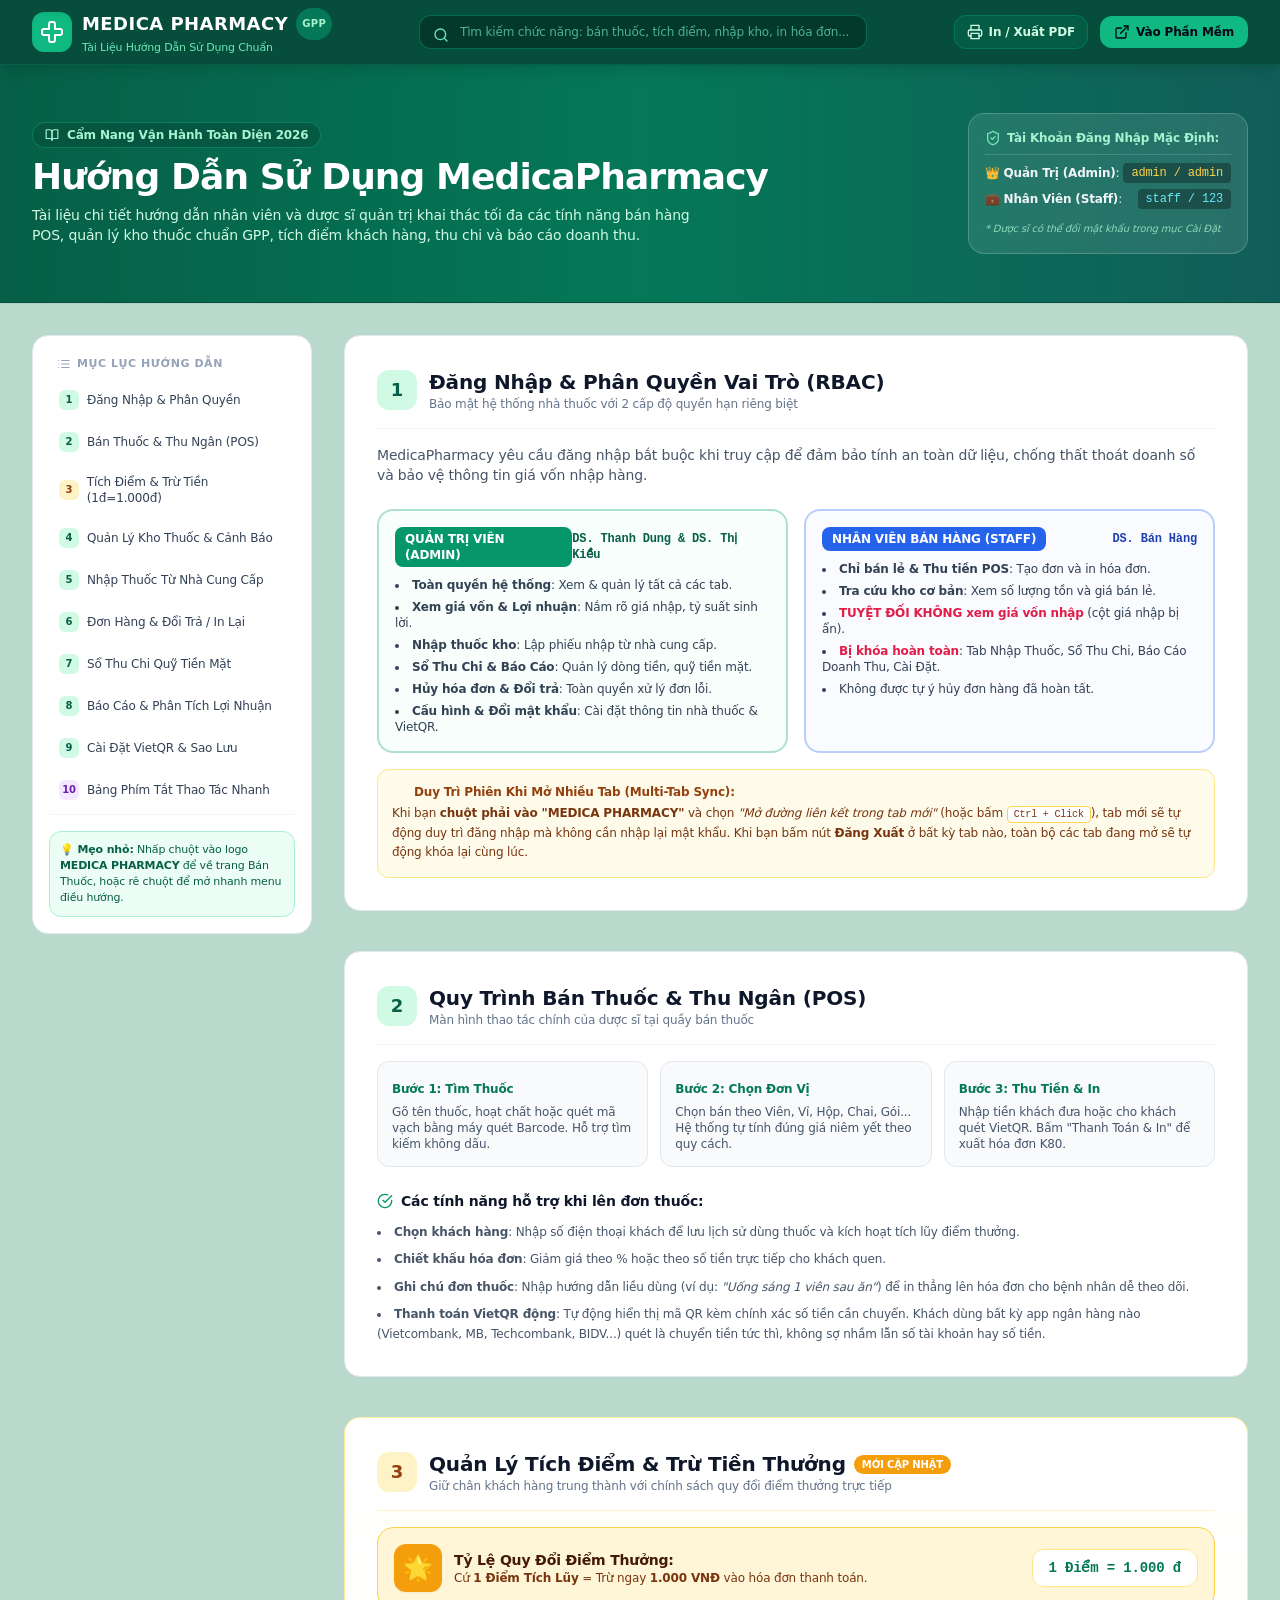
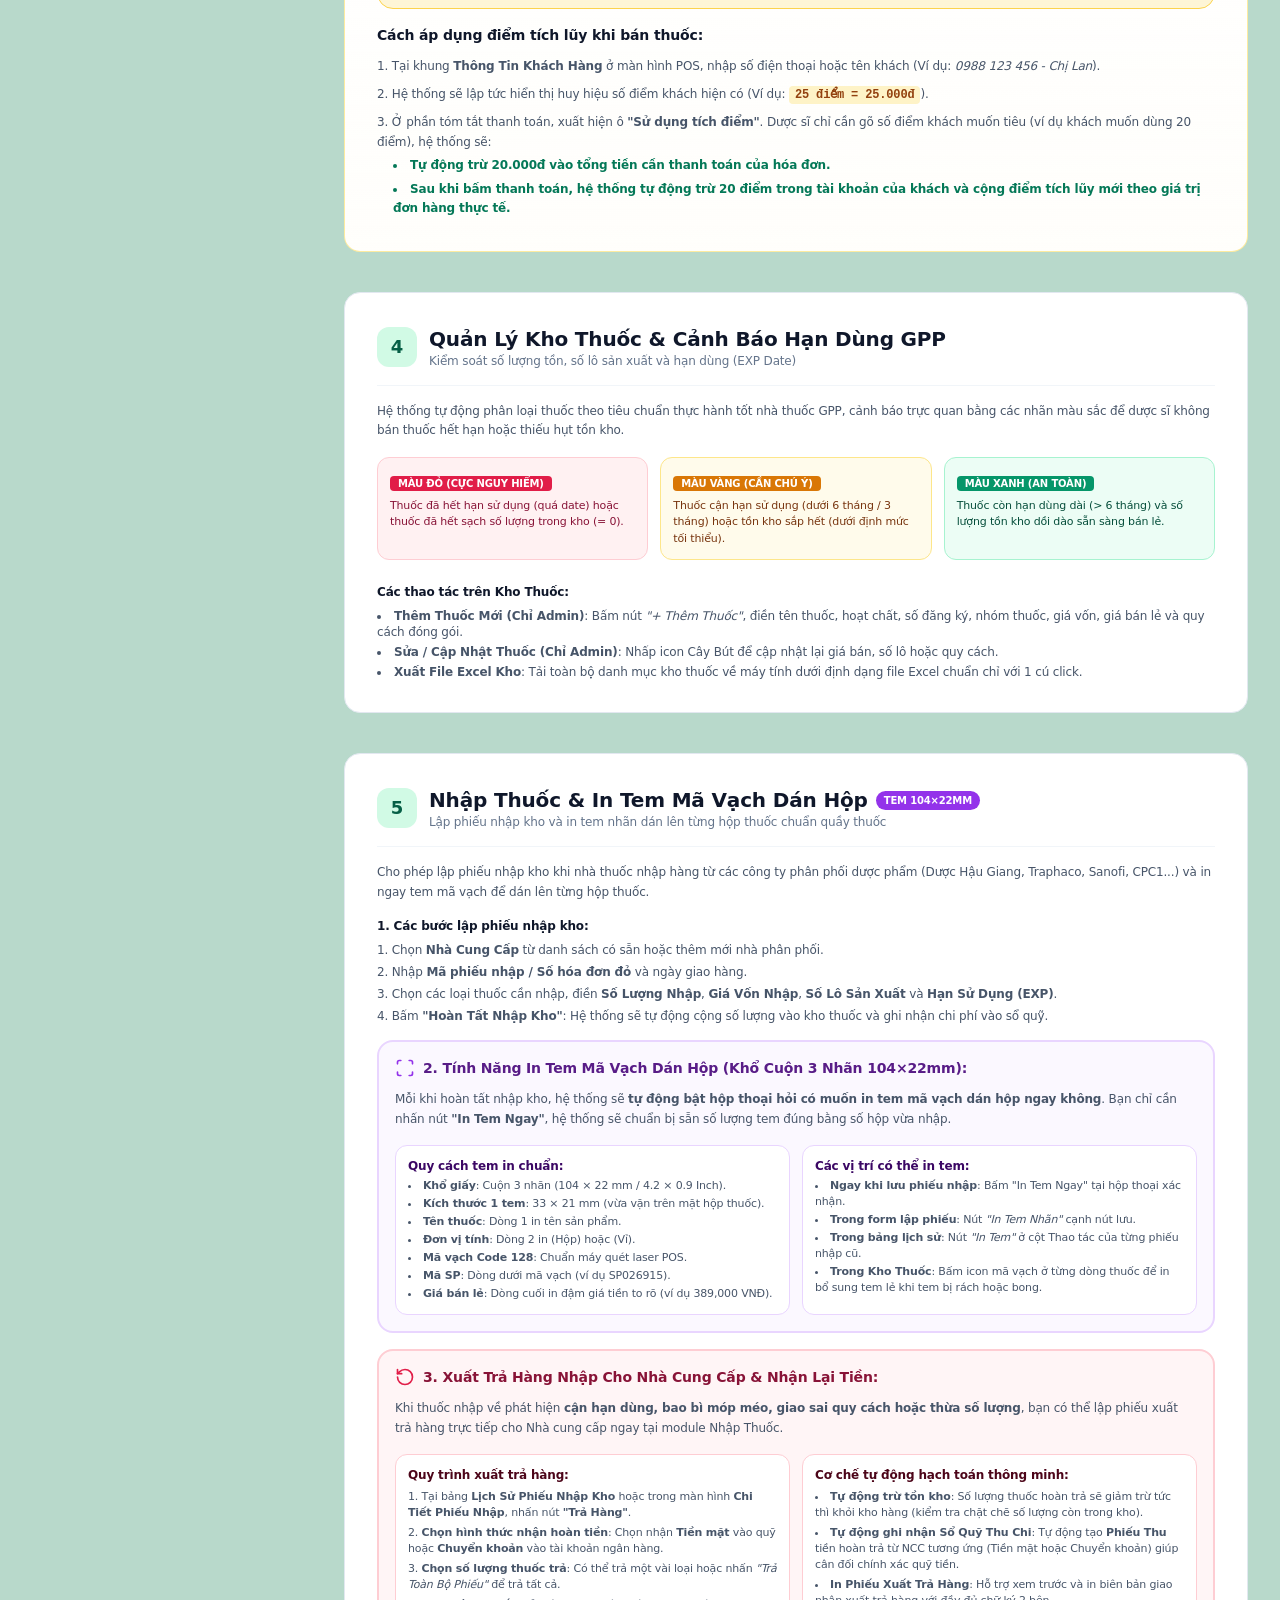
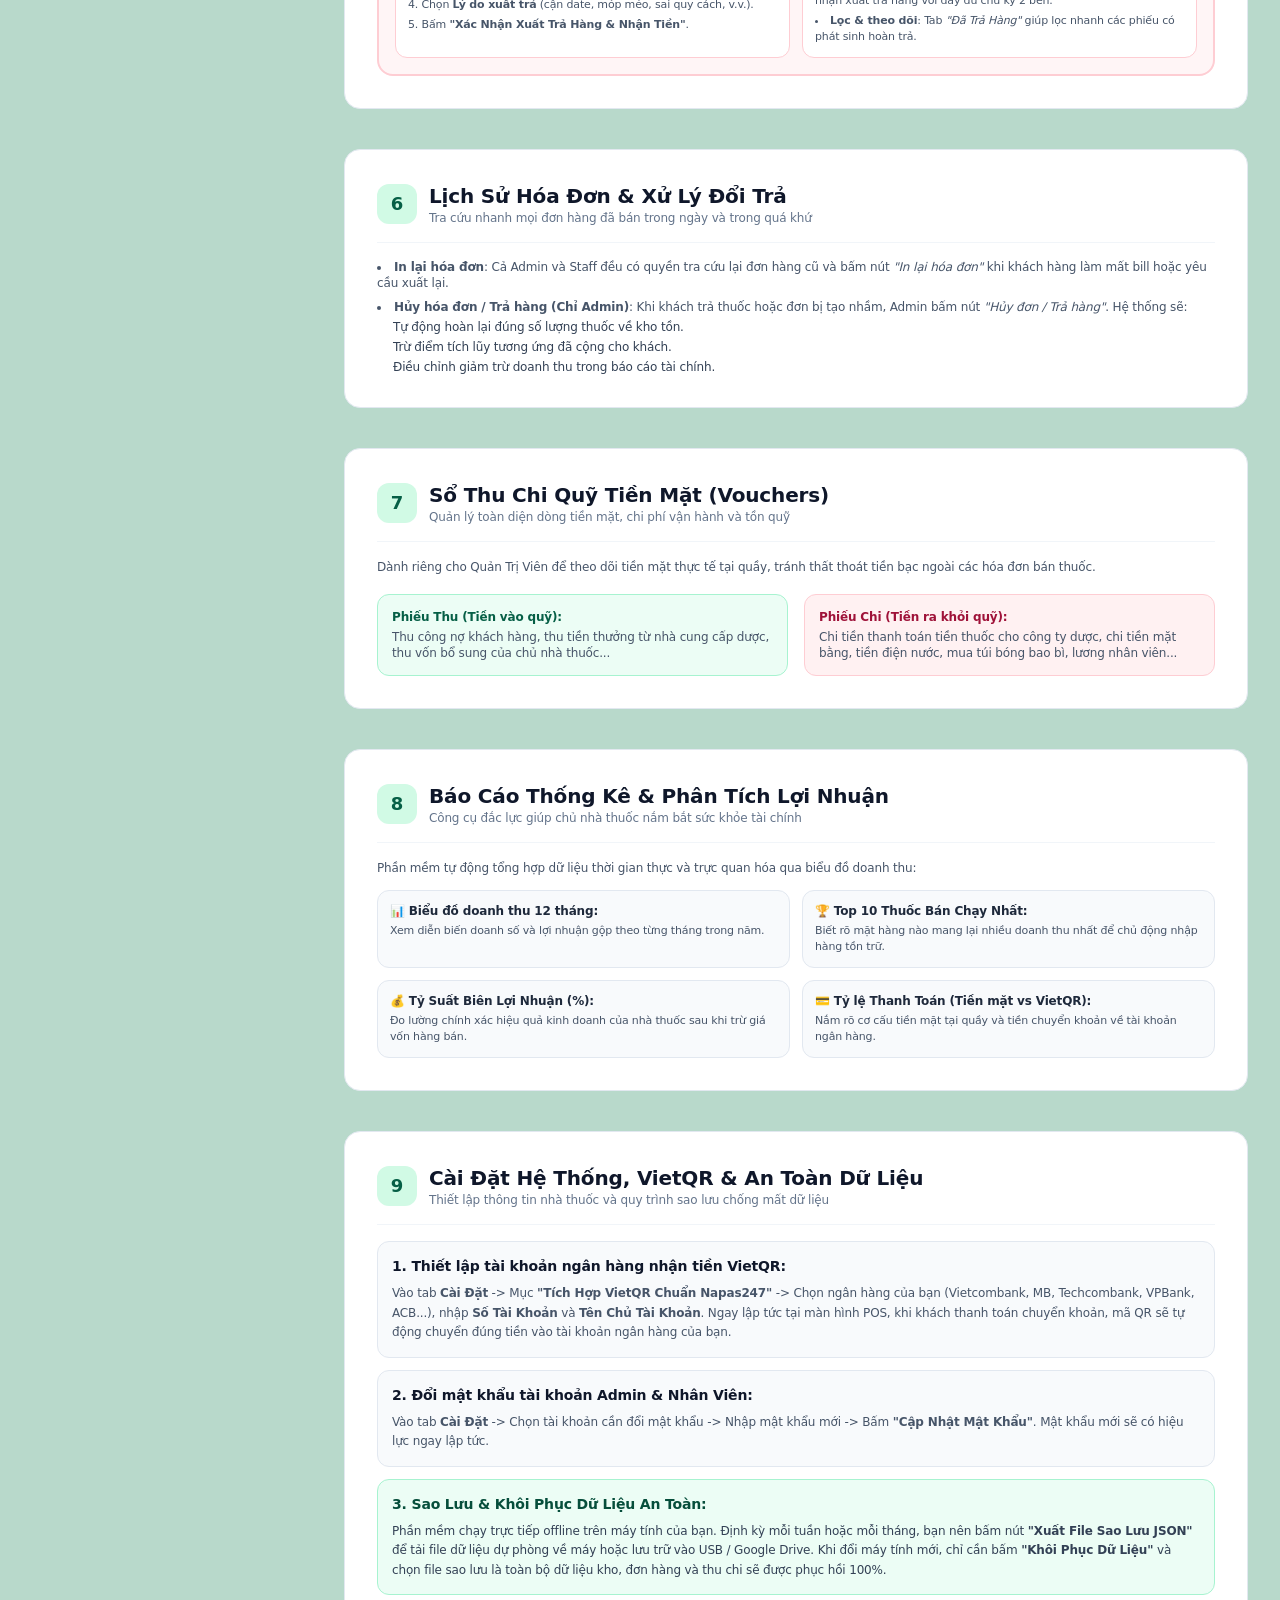
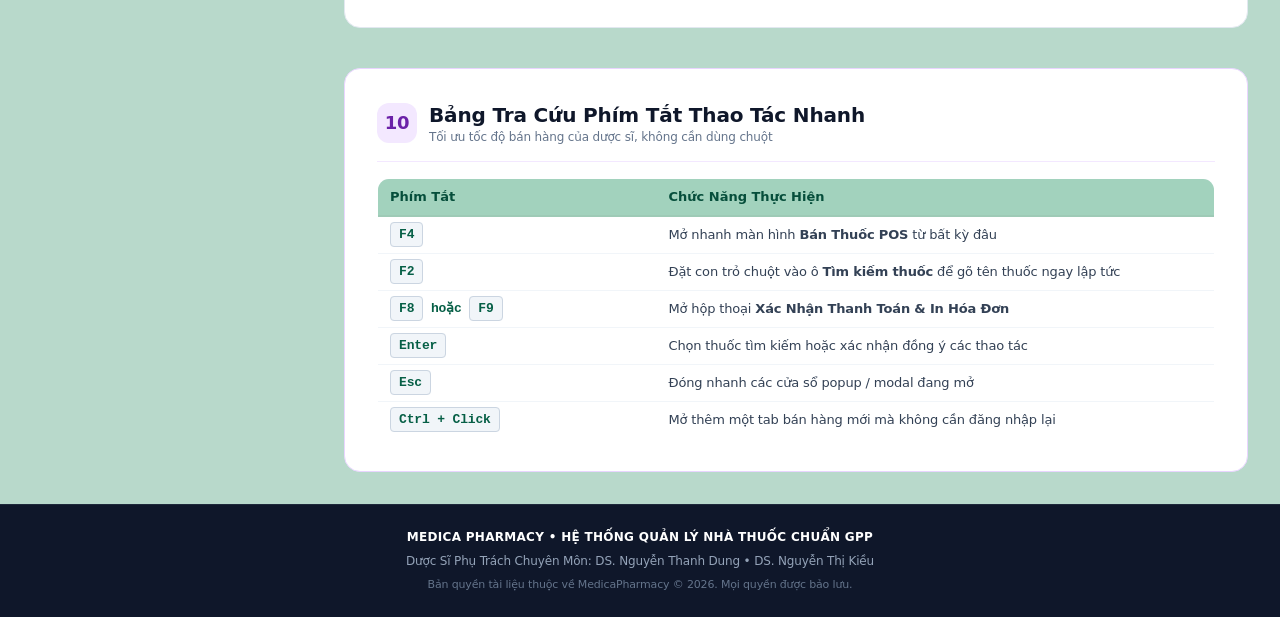
<file: huong-dan-su-dung.html>
<!DOCTYPE html>
<html lang="vi">
<head>
    <meta charset="UTF-8">
    <meta name="viewport" content="width=device-width, initial-scale=1.0">
    <title>Hướng Dẫn Sử Dụng - Phần Mềm Quản Lý Nhà Thuốc MedicaPharmacy GPP</title>
    <!-- Tailwind CSS (Offline local) -->
    <script src="vendor/tailwind.js"></script>
    <script>
        tailwind.config = {
            theme: {
                extend: {
                    colors: {
                        medical: {
                            50: '#ecfdf5',
                            100: '#d1fae5',
                            500: '#10b981',
                            600: '#059669',
                            700: '#047857',
                            800: '#065f46',
                            900: '#064e3b',
                        }
                    }
                }
            }
        }
    </script>
    <!-- Lucide Icons -->
    <script src="vendor/lucide.min.js"></script>
    <link rel="stylesheet" href="css/app.css">
    <style>
        @media print {
            .no-print { display: none !important; }
            body { background: white !important; color: black !important; }
            .print-break { page-break-before: always; }
            .shadow-md, .shadow-lg, .shadow-xl, .shadow-2xl { box-shadow: none !important; }
            .border { border-color: #cbd5e1 !important; }
        }
        html { scroll-behavior: smooth; }
        .guide-section { scroll-margin-top: 5rem; }
    </style>
</head>
<body class="bg-slate-50 text-slate-800 min-h-screen flex flex-col font-sans">

    <!-- HEADER CỐ ĐỊNH -->
    <header class="bg-emerald-900 text-white shadow-lg sticky top-0 z-50 border-b border-emerald-800 no-print">
        <div class="max-w-7xl mx-auto px-4 sm:px-6 lg:px-8">
            <div class="flex items-center justify-between h-16">
                <!-- Logo & Brand -->
                <div class="flex items-center gap-3">
                    <a href="index.html" class="flex items-center gap-2.5 text-white no-underline hover:text-emerald-200 transition">
                        <div class="w-10 h-10 rounded-xl bg-emerald-500 flex items-center justify-center text-white shadow-inner font-bold text-xl">
                            <i data-lucide="cross" class="w-6 h-6"></i>
                        </div>
                        <div>
                            <div class="font-extrabold text-base sm:text-lg tracking-wide flex items-center gap-2">
                                <span>MEDICA PHARMACY</span>
                                <span class="text-[10px] bg-emerald-700 text-emerald-200 px-1.5 py-0.5 rounded-full uppercase font-bold">GPP</span>
                            </div>
                            <div class="text-[11px] text-emerald-300 font-light">Tài Liệu Hướng Dẫn Sử Dụng Chuẩn</div>
                        </div>
                    </a>
                </div>

                <!-- Ô tìm kiếm nhanh nội dung hướng dẫn -->
                <div class="hidden md:flex items-center flex-1 max-w-md mx-6">
                    <div class="relative w-full">
                        <i data-lucide="search" class="w-4 h-4 text-emerald-300 absolute left-3.5 top-3"></i>
                        <input type="text" id="guide-search" oninput="searchGuide()" placeholder="Tìm kiếm chức năng: bán thuốc, tích điểm, nhập kho, in hóa đơn..." 
                               class="w-full pl-10 pr-4 py-2 bg-emerald-950/60 border border-emerald-700/80 rounded-xl text-xs text-white placeholder-emerald-300/70 focus:outline-none focus:ring-2 focus:ring-emerald-400 focus:bg-emerald-950">
                    </div>
                </div>

                <!-- Nút thao tác -->
                <div class="flex items-center gap-2 sm:gap-3">
                    <button onclick="window.print()" class="px-3 py-2 bg-emerald-800/80 hover:bg-emerald-700 text-emerald-100 rounded-xl text-xs font-semibold flex items-center gap-1.5 transition border border-emerald-700">
                        <i data-lucide="printer" class="w-4 h-4"></i>
                        <span class="hidden sm:inline">In / Xuất PDF</span>
                    </button>
                    <a href="index.html" class="px-3.5 py-2 bg-emerald-500 hover:bg-emerald-400 text-slate-950 font-bold rounded-xl text-xs flex items-center gap-1.5 transition shadow-sm no-underline">
                        <i data-lucide="external-link" class="w-4 h-4"></i>
                        <span>Vào Phần Mềm</span>
                    </a>
                </div>
            </div>
        </div>
    </header>

    <!-- BANNER TIÊU ĐỀ -->
    <div class="bg-gradient-to-r from-emerald-800 via-emerald-700 to-teal-800 text-white py-8 sm:py-12 border-b border-emerald-900 shadow-sm">
        <div class="max-w-7xl mx-auto px-4 sm:px-6 lg:px-8">
            <div class="flex flex-col md:flex-row md:items-center justify-between gap-6">
                <div class="space-y-2">
                    <div class="inline-flex items-center gap-2 px-3 py-1 rounded-full bg-emerald-900/60 border border-emerald-500/40 text-emerald-200 text-xs font-semibold">
                        <i data-lucide="book-open" class="w-3.5 h-3.5"></i>
                        <span>Cẩm Nang Vận Hành Toàn Diện 2026</span>
                    </div>
                    <h1 class="text-2xl sm:text-3xl lg:text-4xl font-extrabold tracking-tight">
                        Hướng Dẫn Sử Dụng MedicaPharmacy
                    </h1>
                    <p class="text-emerald-100 text-xs sm:text-sm max-w-2xl leading-relaxed">
                        Tài liệu chi tiết hướng dẫn nhân viên và dược sĩ quản trị khai thác tối đa các tính năng bán hàng POS, quản lý kho thuốc chuẩn GPP, tích điểm khách hàng, thu chi và báo cáo doanh thu.
                    </p>
                </div>
                <!-- Card tóm tắt tài khoản -->
                <div class="bg-white/10 backdrop-blur-md border border-white/20 rounded-2xl p-4 text-xs space-y-2 min-w-[280px]">
                    <div class="font-bold text-emerald-200 flex items-center gap-1.5 border-b border-white/15 pb-2">
                        <i data-lucide="shield-check" class="w-4 h-4 text-emerald-300"></i>
                        <span>Tài Khoản Đăng Nhập Mặc Định:</span>
                    </div>
                    <div class="space-y-1.5 text-slate-100">
                        <div class="flex items-center justify-between">
                            <span>👑 <b>Quản Trị (Admin)</b>:</span>
                            <code class="bg-black/30 px-2 py-0.5 rounded font-mono text-amber-300">admin / admin</code>
                        </div>
                        <div class="flex items-center justify-between">
                            <span>💼 <b>Nhân Viên (Staff)</b>:</span>
                            <code class="bg-black/30 px-2 py-0.5 rounded font-mono text-cyan-300">staff / 123</code>
                        </div>
                    </div>
                    <p class="text-[10px] text-emerald-200/80 pt-1 italic">* Dược sĩ có thể đổi mật khẩu trong mục Cài Đặt</p>
                </div>
            </div>
        </div>
    </div>

    <!-- NỘI DUNG CHÍNH (SIDEBAR + MAIN CONTENT) -->
    <div class="max-w-7xl mx-auto px-4 sm:px-6 lg:px-8 py-8 flex-1 w-full">
        <div class="grid grid-cols-1 lg:grid-cols-4 gap-8">
            
            <!-- SIDEBAR MỤC LỤC NHANH (STICKY) -->
            <aside class="lg:col-span-1 no-print">
                <div class="bg-white rounded-2xl border border-slate-200 p-4 shadow-xs sticky top-20 max-h-[calc(100vh-6rem)] overflow-y-auto space-y-1.5 text-xs font-medium">
                    <div class="text-[11px] font-bold uppercase tracking-wider text-slate-400 px-2 py-1 flex items-center gap-1.5">
                        <i data-lucide="list" class="w-3.5 h-3.5"></i>
                        <span>Mục Lục Hướng Dẫn</span>
                    </div>
                    
                    <a href="#sec-auth" class="flex items-center gap-2 px-2.5 py-2 rounded-xl text-slate-700 hover:bg-emerald-50 hover:text-emerald-800 transition">
                        <span class="w-5 h-5 rounded-md bg-emerald-100 text-emerald-800 flex items-center justify-center font-bold text-[10px]">1</span>
                        <span>Đăng Nhập & Phân Quyền</span>
                    </a>
                    <a href="#sec-pos" class="flex items-center gap-2 px-2.5 py-2 rounded-xl text-slate-700 hover:bg-emerald-50 hover:text-emerald-800 transition">
                        <span class="w-5 h-5 rounded-md bg-emerald-100 text-emerald-800 flex items-center justify-center font-bold text-[10px]">2</span>
                        <span>Bán Thuốc & Thu Ngân (POS)</span>
                    </a>
                    <a href="#sec-points" class="flex items-center gap-2 px-2.5 py-2 rounded-xl text-slate-700 hover:bg-emerald-50 hover:text-emerald-800 transition">
                        <span class="w-5 h-5 rounded-md bg-amber-100 text-amber-800 flex items-center justify-center font-bold text-[10px]">3</span>
                        <span>Tích Điểm & Trừ Tiền (1đ=1.000đ)</span>
                    </a>
                    <a href="#sec-inventory" class="flex items-center gap-2 px-2.5 py-2 rounded-xl text-slate-700 hover:bg-emerald-50 hover:text-emerald-800 transition">
                        <span class="w-5 h-5 rounded-md bg-emerald-100 text-emerald-800 flex items-center justify-center font-bold text-[10px]">4</span>
                        <span>Quản Lý Kho Thuốc & Cảnh Báo</span>
                    </a>
                    <a href="#sec-stockin" class="flex items-center gap-2 px-2.5 py-2 rounded-xl text-slate-700 hover:bg-emerald-50 hover:text-emerald-800 transition">
                        <span class="w-5 h-5 rounded-md bg-emerald-100 text-emerald-800 flex items-center justify-center font-bold text-[10px]">5</span>
                        <span>Nhập Thuốc Từ Nhà Cung Cấp</span>
                    </a>
                    <a href="#sec-orders" class="flex items-center gap-2 px-2.5 py-2 rounded-xl text-slate-700 hover:bg-emerald-50 hover:text-emerald-800 transition">
                        <span class="w-5 h-5 rounded-md bg-emerald-100 text-emerald-800 flex items-center justify-center font-bold text-[10px]">6</span>
                        <span>Đơn Hàng & Đổi Trả / In Lại</span>
                    </a>
                    <a href="#sec-vouchers" class="flex items-center gap-2 px-2.5 py-2 rounded-xl text-slate-700 hover:bg-emerald-50 hover:text-emerald-800 transition">
                        <span class="w-5 h-5 rounded-md bg-emerald-100 text-emerald-800 flex items-center justify-center font-bold text-[10px]">7</span>
                        <span>Sổ Thu Chi Quỹ Tiền Mặt</span>
                    </a>
                    <a href="#sec-reports" class="flex items-center gap-2 px-2.5 py-2 rounded-xl text-slate-700 hover:bg-emerald-50 hover:text-emerald-800 transition">
                        <span class="w-5 h-5 rounded-md bg-emerald-100 text-emerald-800 flex items-center justify-center font-bold text-[10px]">8</span>
                        <span>Báo Cáo & Phân Tích Lợi Nhuận</span>
                    </a>
                    <a href="#sec-settings" class="flex items-center gap-2 px-2.5 py-2 rounded-xl text-slate-700 hover:bg-emerald-50 hover:text-emerald-800 transition">
                        <span class="w-5 h-5 rounded-md bg-emerald-100 text-emerald-800 flex items-center justify-center font-bold text-[10px]">9</span>
                        <span>Cài Đặt VietQR & Sao Lưu</span>
                    </a>
                    <a href="#sec-shortcuts" class="flex items-center gap-2 px-2.5 py-2 rounded-xl text-slate-700 hover:bg-emerald-50 hover:text-emerald-800 transition">
                        <span class="w-5 h-5 rounded-md bg-purple-100 text-purple-800 flex items-center justify-center font-bold text-[10px]">10</span>
                        <span>Bảng Phím Tắt Thao Tác Nhanh</span>
                    </a>

                    <div class="pt-4 border-t border-slate-100 text-[11px] text-slate-500 space-y-2">
                        <div class="bg-emerald-50 text-emerald-800 p-2.5 rounded-xl border border-emerald-200">
                            <b>💡 Mẹo nhỏ:</b> Nhấp chuột vào logo <b>MEDICA PHARMACY</b> để về trang Bán Thuốc, hoặc rê chuột để mở nhanh menu điều hướng.
                        </div>
                    </div>
                </div>
            </aside>

            <!-- KHUNG NỘI DUNG CHÍNH -->
            <main class="lg:col-span-3 space-y-10">

                <!-- PHẦN 1: ĐĂNG NHẬP & PHÂN QUYỀN -->
                <section id="sec-auth" class="guide-section bg-white rounded-2xl border border-slate-200 p-6 sm:p-8 shadow-xs space-y-4">
                    <div class="flex items-center gap-3 border-b border-slate-100 pb-4">
                        <div class="w-10 h-10 rounded-xl bg-emerald-100 text-emerald-800 flex items-center justify-center font-black text-lg">1</div>
                        <div>
                            <h2 class="text-xl font-extrabold text-slate-900">Đăng Nhập & Phân Quyền Vai Trò (RBAC)</h2>
                            <p class="text-xs text-slate-500">Bảo mật hệ thống nhà thuốc với 2 cấp độ quyền hạn riêng biệt</p>
                        </div>
                    </div>

                    <p class="text-xs sm:text-sm text-slate-600 leading-relaxed">
                        MedicaPharmacy yêu cầu đăng nhập bắt buộc khi truy cập để đảm bảo tính an toàn dữ liệu, chống thất thoát doanh số và bảo vệ thông tin giá vốn nhập hàng.
                    </p>

                    <!-- So sánh 2 vai trò -->
                    <div class="grid grid-cols-1 md:grid-cols-2 gap-4 pt-2">
                        <!-- Quản trị viên -->
                        <div class="border-2 border-emerald-600/30 bg-emerald-50/40 rounded-2xl p-4 space-y-2.5">
                            <div class="flex items-center justify-between">
                                <span class="px-2.5 py-1 rounded-lg bg-emerald-600 text-white font-black text-xs uppercase">Quản Trị Viên (Admin)</span>
                                <span class="text-xs font-mono font-bold text-emerald-800">DS. Thanh Dung & DS. Thị Kiều</span>
                            </div>
                            <ul class="text-xs text-slate-700 space-y-1.5 list-disc list-inside">
                                <li><b>Toàn quyền hệ thống</b>: Xem & quản lý tất cả các tab.</li>
                                <li><b>Xem giá vốn & Lợi nhuận</b>: Nắm rõ giá nhập, tỷ suất sinh lời.</li>
                                <li><b>Nhập thuốc kho</b>: Lập phiếu nhập từ nhà cung cấp.</li>
                                <li><b>Sổ Thu Chi & Báo Cáo</b>: Quản lý dòng tiền, quỹ tiền mặt.</li>
                                <li><b>Hủy hóa đơn & Đổi trả</b>: Toàn quyền xử lý đơn lỗi.</li>
                                <li><b>Cấu hình & Đổi mật khẩu</b>: Cài đặt thông tin nhà thuốc & VietQR.</li>
                            </ul>
                        </div>

                        <!-- Nhân viên -->
                        <div class="border-2 border-blue-600/30 bg-blue-50/40 rounded-2xl p-4 space-y-2.5">
                            <div class="flex items-center justify-between">
                                <span class="px-2.5 py-1 rounded-lg bg-blue-600 text-white font-black text-xs uppercase">Nhân Viên Bán Hàng (Staff)</span>
                                <span class="text-xs font-mono font-bold text-blue-800">DS. Bán Hàng</span>
                            </div>
                            <ul class="text-xs text-slate-700 space-y-1.5 list-disc list-inside">
                                <li><b>Chỉ bán lẻ & Thu tiền POS</b>: Tạo đơn và in hóa đơn.</li>
                                <li><b>Tra cứu kho cơ bản</b>: Xem số lượng tồn và giá bán lẻ.</li>
                                <li><b class="text-rose-600">TUYỆT ĐỐI KHÔNG xem giá vốn nhập</b> (cột giá nhập bị ẩn).</li>
                                <li><b class="text-rose-600">Bị khóa hoàn toàn</b>: Tab Nhập Thuốc, Sổ Thu Chi, Báo Cáo Doanh Thu, Cài Đặt.</li>
                                <li>Không được tự ý hủy đơn hàng đã hoàn tất.</li>
                            </ul>
                        </div>
                    </div>

                    <!-- Tính năng duy trì phiên đa tab -->
                    <div class="bg-amber-50 border border-amber-200 rounded-xl p-3.5 text-xs text-amber-900 space-y-1">
                        <div class="font-bold flex items-center gap-1.5 text-amber-800">
                            <i data-lucide="tabs" class="w-4 h-4"></i>
                            <span>Duy Trì Phiên Khi Mở Nhiều Tab (Multi-Tab Sync):</span>
                        </div>
                        <p class="leading-relaxed">
                            Khi bạn <b>chuột phải vào "MEDICA PHARMACY"</b> và chọn <i>"Mở đường liên kết trong tab mới"</i> (hoặc bấm <kbd class="px-1.5 py-0.5 bg-white border border-amber-300 rounded text-[10px]">Ctrl + Click</kbd>), tab mới sẽ tự động duy trì đăng nhập mà không cần nhập lại mật khẩu. Khi bạn bấm nút <b>Đăng Xuất</b> ở bất kỳ tab nào, toàn bộ các tab đang mở sẽ tự động khóa lại cùng lúc.
                        </p>
                    </div>
                </section>

                <!-- PHẦN 2: BÁN THUỐC & THU NGÂN (POS) -->
                <section id="sec-pos" class="guide-section bg-white rounded-2xl border border-slate-200 p-6 sm:p-8 shadow-xs space-y-4">
                    <div class="flex items-center gap-3 border-b border-slate-100 pb-4">
                        <div class="w-10 h-10 rounded-xl bg-emerald-100 text-emerald-800 flex items-center justify-center font-black text-lg">2</div>
                        <div>
                            <h2 class="text-xl font-extrabold text-slate-900">Quy Trình Bán Thuốc & Thu Ngân (POS)</h2>
                            <p class="text-xs text-slate-500">Màn hình thao tác chính của dược sĩ tại quầy bán thuốc</p>
                        </div>
                    </div>

                    <div class="grid grid-cols-1 md:grid-cols-3 gap-3">
                        <div class="p-3.5 rounded-xl border border-slate-200 bg-slate-50 space-y-1">
                            <span class="text-xs font-bold text-emerald-700">Bước 1: Tìm Thuốc</span>
                            <p class="text-xs text-slate-600">Gõ tên thuốc, hoạt chất hoặc quét mã vạch bằng máy quét Barcode. Hỗ trợ tìm kiếm không dấu.</p>
                        </div>
                        <div class="p-3.5 rounded-xl border border-slate-200 bg-slate-50 space-y-1">
                            <span class="text-xs font-bold text-emerald-700">Bước 2: Chọn Đơn Vị</span>
                            <p class="text-xs text-slate-600">Chọn bán theo Viên, Vỉ, Hộp, Chai, Gói... Hệ thống tự tính đúng giá niêm yết theo quy cách.</p>
                        </div>
                        <div class="p-3.5 rounded-xl border border-slate-200 bg-slate-50 space-y-1">
                            <span class="text-xs font-bold text-emerald-700">Bước 3: Thu Tiền & In</span>
                            <p class="text-xs text-slate-600">Nhập tiền khách đưa hoặc cho khách quét VietQR. Bấm "Thanh Toán & In" để xuất hóa đơn K80.</p>
                        </div>
                    </div>

                    <div class="space-y-3 pt-2 text-xs sm:text-sm text-slate-700">
                        <h3 class="font-bold text-slate-900 flex items-center gap-2 text-sm">
                            <i data-lucide="check-circle" class="w-4 h-4 text-emerald-600"></i>
                            <span>Các tính năng hỗ trợ khi lên đơn thuốc:</span>
                        </h3>
                        <ul class="space-y-2 list-disc list-inside text-xs leading-relaxed text-slate-600">
                            <li><b>Chọn khách hàng</b>: Nhập số điện thoại khách để lưu lịch sử dùng thuốc và kích hoạt tích lũy điểm thưởng.</li>
                            <li><b>Chiết khấu hóa đơn</b>: Giảm giá theo % hoặc theo số tiền trực tiếp cho khách quen.</li>
                            <li><b>Ghi chú đơn thuốc</b>: Nhập hướng dẫn liều dùng (ví dụ: <i>"Uống sáng 1 viên sau ăn"</i>) để in thẳng lên hóa đơn cho bệnh nhân dễ theo dõi.</li>
                            <li><b>Thanh toán VietQR động</b>: Tự động hiển thị mã QR kèm chính xác số tiền cần chuyển. Khách dùng bất kỳ app ngân hàng nào (Vietcombank, MB, Techcombank, BIDV...) quét là chuyển tiền tức thì, không sợ nhầm lẫn số tài khoản hay số tiền.</li>
                        </ul>
                    </div>
                </section>

                <!-- PHẦN 3: TÍCH ĐIỂM KHÁCH HÀNG -->
                <section id="sec-points" class="guide-section bg-white rounded-2xl border border-amber-200/80 p-6 sm:p-8 shadow-xs space-y-4 bg-gradient-to-b from-white to-amber-50/20">
                    <div class="flex items-center gap-3 border-b border-amber-100 pb-4">
                        <div class="w-10 h-10 rounded-xl bg-amber-100 text-amber-800 flex items-center justify-center font-black text-lg">3</div>
                        <div>
                            <div class="flex items-center gap-2">
                                <h2 class="text-xl font-extrabold text-slate-900">Quản Lý Tích Điểm & Trừ Tiền Thưởng</h2>
                                <span class="px-2 py-0.5 rounded-full text-[10px] font-bold bg-amber-500 text-white uppercase">Mới cập nhật</span>
                            </div>
                            <p class="text-xs text-slate-500">Giữ chân khách hàng trung thành với chính sách quy đổi điểm thưởng trực tiếp</p>
                        </div>
                    </div>

                    <!-- Quy tắc quy đổi -->
                    <div class="bg-amber-100/70 border border-amber-300 rounded-2xl p-4 flex flex-col sm:flex-row items-center justify-between gap-4">
                        <div class="flex items-center gap-3">
                            <div class="w-12 h-12 rounded-xl bg-amber-500 text-white flex items-center justify-center shrink-0 shadow-sm font-black text-2xl">
                                🌟
                            </div>
                            <div>
                                <div class="font-bold text-amber-950 text-sm">Tỷ Lệ Quy Đổi Điểm Thưởng:</div>
                                <div class="text-xs text-amber-900">Cứ <b>1 Điểm Tích Lũy</b> = Trừ ngay <b>1.000 VNĐ</b> vào hóa đơn thanh toán.</div>
                            </div>
                        </div>
                        <div class="px-4 py-2 bg-white rounded-xl shadow-xs border border-amber-200 text-center font-mono font-bold text-emerald-700 text-sm shrink-0">
                            1 Điểm = 1.000 đ
                        </div>
                    </div>

                    <div class="space-y-3 text-xs sm:text-sm text-slate-700">
                        <h3 class="font-bold text-slate-900 text-sm">Cách áp dụng điểm tích lũy khi bán thuốc:</h3>
                        <ol class="space-y-2 list-decimal list-inside text-xs text-slate-600 leading-relaxed">
                            <li>Tại khung <b>Thông Tin Khách Hàng</b> ở màn hình POS, nhập số điện thoại hoặc tên khách (Ví dụ: <i>0988 123 456 - Chị Lan</i>).</li>
                            <li>Hệ thống sẽ lập tức hiển thị huy hiệu số điểm khách hiện có (Ví dụ: <span class="px-1.5 py-0.5 bg-amber-100 text-amber-800 rounded font-bold font-mono">25 điểm = 25.000đ</span>).</li>
                            <li>Ở phần tóm tắt thanh toán, xuất hiện ô <b>"Sử dụng tích điểm"</b>. Dược sĩ chỉ cần gõ số điểm khách muốn tiêu (ví dụ khách muốn dùng 20 điểm), hệ thống sẽ:
                                <ul class="list-disc list-inside pl-4 pt-1 space-y-1 text-emerald-700 font-semibold">
                                    <li>Tự động trừ <b>20.000đ</b> vào tổng tiền cần thanh toán của hóa đơn.</li>
                                    <li>Sau khi bấm thanh toán, hệ thống tự động trừ 20 điểm trong tài khoản của khách và cộng điểm tích lũy mới theo giá trị đơn hàng thực tế.</li>
                                </ul>
                            </li>
                        </ol>
                    </div>
                </section>

                <!-- PHẦN 4: QUẢN LÝ KHO THUỐC -->
                <section id="sec-inventory" class="guide-section bg-white rounded-2xl border border-slate-200 p-6 sm:p-8 shadow-xs space-y-4">
                    <div class="flex items-center gap-3 border-b border-slate-100 pb-4">
                        <div class="w-10 h-10 rounded-xl bg-emerald-100 text-emerald-800 flex items-center justify-center font-black text-lg">4</div>
                        <div>
                            <h2 class="text-xl font-extrabold text-slate-900">Quản Lý Kho Thuốc & Cảnh Báo Hạn Dùng GPP</h2>
                            <p class="text-xs text-slate-500">Kiểm soát số lượng tồn, số lô sản xuất và hạn dùng (EXP Date)</p>
                        </div>
                    </div>

                    <p class="text-xs text-slate-600 leading-relaxed">
                        Hệ thống tự động phân loại thuốc theo tiêu chuẩn thực hành tốt nhà thuốc GPP, cảnh báo trực quan bằng các nhãn màu sắc để dược sĩ không bán thuốc hết hạn hoặc thiếu hụt tồn kho.
                    </p>

                    <div class="grid grid-cols-1 sm:grid-cols-3 gap-3">
                        <div class="p-3 bg-rose-50 border border-rose-200 rounded-xl space-y-1">
                            <span class="px-2 py-0.5 bg-rose-600 text-white font-bold text-[10px] rounded uppercase">Màu Đỏ (Cực Nguy Hiểm)</span>
                            <p class="text-[11px] text-rose-900">Thuốc đã hết hạn sử dụng (quá date) hoặc thuốc đã hết sạch số lượng trong kho (= 0).</p>
                        </div>
                        <div class="p-3 bg-amber-50 border border-amber-200 rounded-xl space-y-1">
                            <span class="px-2 py-0.5 bg-amber-600 text-white font-bold text-[10px] rounded uppercase">Màu Vàng (Cần Chú Ý)</span>
                            <p class="text-[11px] text-amber-900">Thuốc cận hạn sử dụng (dưới 6 tháng / 3 tháng) hoặc tồn kho sắp hết (dưới định mức tối thiểu).</p>
                        </div>
                        <div class="p-3 bg-emerald-50 border border-emerald-200 rounded-xl space-y-1">
                            <span class="px-2 py-0.5 bg-emerald-600 text-white font-bold text-[10px] rounded uppercase">Màu Xanh (An Toàn)</span>
                            <p class="text-[11px] text-emerald-900">Thuốc còn hạn dùng dài (> 6 tháng) và số lượng tồn kho dồi dào sẵn sàng bán lẻ.</p>
                        </div>
                    </div>

                    <div class="pt-2 space-y-2 text-xs text-slate-700">
                        <div class="font-bold text-slate-900">Các thao tác trên Kho Thuốc:</div>
                        <ul class="list-disc list-inside space-y-1 text-slate-600">
                            <li><b>Thêm Thuốc Mới (Chỉ Admin)</b>: Bấm nút <i>"+ Thêm Thuốc"</i>, điền tên thuốc, hoạt chất, số đăng ký, nhóm thuốc, giá vốn, giá bán lẻ và quy cách đóng gói.</li>
                            <li><b>Sửa / Cập Nhật Thuốc (Chỉ Admin)</b>: Nhấp icon Cây Bút để cập nhật lại giá bán, số lô hoặc quy cách.</li>
                            <li><b>Xuất File Excel Kho</b>: Tải toàn bộ danh mục kho thuốc về máy tính dưới định dạng file Excel chuẩn chỉ với 1 cú click.</li>
                        </ul>
                    </div>
                </section>

                <!-- PHẦN 5: NHẬP THUỐC & IN TEM MÃ VẠCH -->
                <section id="sec-stockin" class="guide-section bg-white rounded-2xl border border-slate-200 p-6 sm:p-8 shadow-xs space-y-4">
                    <div class="flex items-center gap-3 border-b border-slate-100 pb-4">
                        <div class="w-10 h-10 rounded-xl bg-emerald-100 text-emerald-800 flex items-center justify-center font-black text-lg">5</div>
                        <div>
                            <div class="flex items-center gap-2">
                                <h2 class="text-xl font-extrabold text-slate-900">Nhập Thuốc & In Tem Mã Vạch Dán Hộp</h2>
                                <span class="px-2 py-0.5 rounded-full text-[10px] font-bold bg-purple-600 text-white uppercase">Tem 104×22mm</span>
                            </div>
                            <p class="text-xs text-slate-500">Lập phiếu nhập kho và in tem nhãn dán lên từng hộp thuốc chuẩn quầy thuốc</p>
                        </div>
                    </div>

                    <p class="text-xs text-slate-600 leading-relaxed">
                        Cho phép lập phiếu nhập kho khi nhà thuốc nhập hàng từ các công ty phân phối dược phẩm (Dược Hậu Giang, Traphaco, Sanofi, CPC1...) và in ngay tem mã vạch để dán lên từng hộp thuốc.
                    </p>

                    <div class="space-y-2 text-xs text-slate-700">
                        <div class="font-bold text-slate-900">1. Các bước lập phiếu nhập kho:</div>
                        <ol class="list-decimal list-inside space-y-1.5 text-slate-600">
                            <li>Chọn <b>Nhà Cung Cấp</b> từ danh sách có sẵn hoặc thêm mới nhà phân phối.</li>
                            <li>Nhập <b>Mã phiếu nhập / Số hóa đơn đỏ</b> và ngày giao hàng.</li>
                            <li>Chọn các loại thuốc cần nhập, điền <b>Số Lượng Nhập</b>, <b>Giá Vốn Nhập</b>, <b>Số Lô Sản Xuất</b> và <b>Hạn Sử Dụng (EXP)</b>.</li>
                            <li>Bấm <b>"Hoàn Tất Nhập Kho"</b>: Hệ thống sẽ tự động cộng số lượng vào kho thuốc và ghi nhận chi phí vào sổ quỹ.</li>
                        </ol>
                    </div>

                    <!-- HƯỚNG DẪN IN TEM MÃ VẠCH 104x22mm -->
                    <div class="p-4 bg-purple-50/70 border-2 border-purple-200 rounded-2xl space-y-3">
                        <div class="flex items-center gap-2 text-purple-900 font-extrabold text-sm">
                            <i data-lucide="scan" class="w-5 h-5 text-purple-600"></i>
                            <span>2. Tính Năng In Tem Mã Vạch Dán Hộp (Khổ Cuộn 3 Nhãn 104×22mm):</span>
                        </div>
                        <p class="text-xs text-slate-600 leading-relaxed">
                            Mỗi khi hoàn tất nhập kho, hệ thống sẽ <b>tự động bật hộp thoại hỏi có muốn in tem mã vạch dán hộp ngay không</b>. Bạn chỉ cần nhấn nút <b>"In Tem Ngay"</b>, hệ thống sẽ chuẩn bị sẵn số lượng tem đúng bằng số hộp vừa nhập.
                        </p>
                        <div class="grid grid-cols-1 sm:grid-cols-2 gap-3 pt-1">
                            <div class="bg-white p-3 rounded-xl border border-purple-200 space-y-1 text-xs">
                                <b class="text-purple-950">Quy cách tem in chuẩn:</b>
                                <ul class="list-disc list-inside text-slate-600 space-y-0.5 text-[11px]">
                                    <li><b>Khổ giấy</b>: Cuộn 3 nhãn (104 × 22 mm / 4.2 × 0.9 Inch).</li>
                                    <li><b>Kích thước 1 tem</b>: 33 × 21 mm (vừa vặn trên mặt hộp thuốc).</li>
                                    <li><b>Tên thuốc</b>: Dòng 1 in tên sản phẩm.</li>
                                    <li><b>Đơn vị tính</b>: Dòng 2 in (Hộp) hoặc (Vỉ).</li>
                                    <li><b>Mã vạch Code 128</b>: Chuẩn máy quét laser POS.</li>
                                    <li><b>Mã SP</b>: Dòng dưới mã vạch (ví dụ SP026915).</li>
                                    <li><b>Giá bán lẻ</b>: Dòng cuối in đậm giá tiền to rõ (ví dụ 389,000 VNĐ).</li>
                                </ul>
                            </div>
                            <div class="bg-white p-3 rounded-xl border border-purple-200 space-y-1 text-xs">
                                <b class="text-purple-950">Các vị trí có thể in tem:</b>
                                <ul class="list-disc list-inside text-slate-600 space-y-0.5 text-[11px]">
                                    <li><b>Ngay khi lưu phiếu nhập</b>: Bấm "In Tem Ngay" tại hộp thoại xác nhận.</li>
                                    <li><b>Trong form lập phiếu</b>: Nút <i>"In Tem Nhãn"</i> cạnh nút lưu.</li>
                                    <li><b>Trong bảng lịch sử</b>: Nút <i>"In Tem"</i> ở cột Thao tác của từng phiếu nhập cũ.</li>
                                    <li><b>Trong Kho Thuốc</b>: Bấm icon mã vạch ở từng dòng thuốc để in bổ sung tem lẻ khi tem bị rách hoặc bong.</li>
                                </ul>
                            </div>
                        </div>
                    </div>

                    <!-- HƯỚNG DẪN TRẢ HÀNG NHẬP CHO NHÀ CUNG CẤP -->
                    <div class="p-4 bg-rose-50/70 border-2 border-rose-200 rounded-2xl space-y-3">
                        <div class="flex items-center gap-2 text-rose-900 font-extrabold text-sm">
                            <i data-lucide="rotate-ccw" class="w-5 h-5 text-rose-600"></i>
                            <span>3. Xuất Trả Hàng Nhập Cho Nhà Cung Cấp & Nhận Lại Tiền:</span>
                        </div>
                        <p class="text-xs text-slate-600 leading-relaxed">
                            Khi thuốc nhập về phát hiện <b>cận hạn dùng, bao bì móp méo, giao sai quy cách hoặc thừa số lượng</b>, bạn có thể lập phiếu xuất trả hàng trực tiếp cho Nhà cung cấp ngay tại module Nhập Thuốc.
                        </p>
                        <div class="grid grid-cols-1 sm:grid-cols-2 gap-3 pt-1">
                            <div class="bg-white p-3 rounded-xl border border-rose-200 space-y-1.5 text-xs">
                                <b class="text-rose-950">Quy trình xuất trả hàng:</b>
                                <ol class="list-decimal list-inside text-slate-600 space-y-1 text-[11px]">
                                    <li>Tại bảng <b>Lịch Sử Phiếu Nhập Kho</b> hoặc trong màn hình <b>Chi Tiết Phiếu Nhập</b>, nhấn nút <b>"Trả Hàng"</b>.</li>
                                    <li><b>Chọn hình thức nhận hoàn tiền</b>: Chọn nhận <b>Tiền mặt</b> vào quỹ hoặc <b>Chuyển khoản</b> vào tài khoản ngân hàng.</li>
                                    <li><b>Chọn số lượng thuốc trả</b>: Có thể trả một vài loại hoặc nhấn <i>"Trả Toàn Bộ Phiếu"</i> để trả tất cả.</li>
                                    <li>Chọn <b>Lý do xuất trả</b> (cận date, móp méo, sai quy cách, v.v.).</li>
                                    <li>Bấm <b>"Xác Nhận Xuất Trả Hàng & Nhận Tiền"</b>.</li>
                                </ol>
                            </div>
                            <div class="bg-white p-3 rounded-xl border border-rose-200 space-y-1.5 text-xs">
                                <b class="text-rose-950">Cơ chế tự động hạch toán thông minh:</b>
                                <ul class="list-disc list-inside text-slate-600 space-y-1 text-[11px]">
                                    <li><b>Tự động trừ tồn kho</b>: Số lượng thuốc hoàn trả sẽ giảm trừ tức thì khỏi kho hàng (kiểm tra chặt chẽ số lượng còn trong kho).</li>
                                    <li><b>Tự động ghi nhận Sổ Quỹ Thu Chi</b>: Tự động tạo <b>Phiếu Thu</b> tiền hoàn trả từ NCC tương ứng (Tiền mặt hoặc Chuyển khoản) giúp cân đối chính xác quỹ tiền.</li>
                                    <li><b>In Phiếu Xuất Trả Hàng</b>: Hỗ trợ xem trước và in biên bản giao nhận xuất trả hàng với đầy đủ chữ ký 2 bên.</li>
                                    <li><b>Lọc & theo dõi</b>: Tab <i>"Đã Trả Hàng"</i> giúp lọc nhanh các phiếu có phát sinh hoàn trả.</li>
                                </ul>
                            </div>
                        </div>
                    </div>
                </section>

                <!-- PHẦN 6: ĐƠN HÀNG & ĐỔI TRẢ -->
                <section id="sec-orders" class="guide-section bg-white rounded-2xl border border-slate-200 p-6 sm:p-8 shadow-xs space-y-4">
                    <div class="flex items-center gap-3 border-b border-slate-100 pb-4">
                        <div class="w-10 h-10 rounded-xl bg-emerald-100 text-emerald-800 flex items-center justify-center font-black text-lg">6</div>
                        <div>
                            <h2 class="text-xl font-extrabold text-slate-900">Lịch Sử Hóa Đơn & Xử Lý Đổi Trả</h2>
                            <p class="text-xs text-slate-500">Tra cứu nhanh mọi đơn hàng đã bán trong ngày và trong quá khứ</p>
                        </div>
                    </div>

                    <div class="space-y-2 text-xs text-slate-700">
                        <ul class="list-disc list-inside space-y-2 text-slate-600">
                            <li><b>In lại hóa đơn</b>: Cả Admin và Staff đều có quyền tra cứu lại đơn hàng cũ và bấm nút <i>"In lại hóa đơn"</i> khi khách hàng làm mất bill hoặc yêu cầu xuất lại.</li>
                            <li><b>Hủy hóa đơn / Trả hàng (Chỉ Admin)</b>: Khi khách trả thuốc hoặc đơn bị tạo nhầm, Admin bấm nút <i>"Hủy đơn / Trả hàng"</i>. Hệ thống sẽ:
                                <ul class="list-circle list-inside pl-4 pt-1 space-y-1 text-slate-700">
                                    <li>Tự động hoàn lại đúng số lượng thuốc về kho tồn.</li>
                                    <li>Trừ điểm tích lũy tương ứng đã cộng cho khách.</li>
                                    <li>Điều chỉnh giảm trừ doanh thu trong báo cáo tài chính.</li>
                                </ul>
                            </li>
                        </ul>
                    </div>
                </section>

                <!-- PHẦN 7: SỔ THU CHI -->
                <section id="sec-vouchers" class="guide-section bg-white rounded-2xl border border-slate-200 p-6 sm:p-8 shadow-xs space-y-4">
                    <div class="flex items-center gap-3 border-b border-slate-100 pb-4">
                        <div class="w-10 h-10 rounded-xl bg-emerald-100 text-emerald-800 flex items-center justify-center font-black text-lg">7</div>
                        <div>
                            <h2 class="text-xl font-extrabold text-slate-900">Sổ Thu Chi Quỹ Tiền Mặt (Vouchers)</h2>
                            <p class="text-xs text-slate-500">Quản lý toàn diện dòng tiền mặt, chi phí vận hành và tồn quỹ</p>
                        </div>
                    </div>

                    <p class="text-xs text-slate-600 leading-relaxed">
                        Dành riêng cho Quản Trị Viên để theo dõi tiền mặt thực tế tại quầy, tránh thất thoát tiền bạc ngoài các hóa đơn bán thuốc.
                    </p>

                    <div class="grid grid-cols-1 sm:grid-cols-2 gap-4">
                        <div class="p-3.5 bg-emerald-50 border border-emerald-200 rounded-xl space-y-1 text-xs">
                            <b class="text-emerald-800">Phiếu Thu (Tiền vào quỹ):</b>
                            <p class="text-slate-600">Thu công nợ khách hàng, thu tiền thưởng từ nhà cung cấp dược, thu vốn bổ sung của chủ nhà thuốc...</p>
                        </div>
                        <div class="p-3.5 bg-rose-50 border border-rose-200 rounded-xl space-y-1 text-xs">
                            <b class="text-rose-800">Phiếu Chi (Tiền ra khỏi quỹ):</b>
                            <p class="text-slate-600">Chi tiền thanh toán tiền thuốc cho công ty dược, chi tiền mặt bằng, tiền điện nước, mua túi bóng bao bì, lương nhân viên...</p>
                        </div>
                    </div>
                </section>

                <!-- PHẦN 8: BÁO CÁO & LỢI NHUẬN -->
                <section id="sec-reports" class="guide-section bg-white rounded-2xl border border-slate-200 p-6 sm:p-8 shadow-xs space-y-4">
                    <div class="flex items-center gap-3 border-b border-slate-100 pb-4">
                        <div class="w-10 h-10 rounded-xl bg-emerald-100 text-emerald-800 flex items-center justify-center font-black text-lg">8</div>
                        <div>
                            <h2 class="text-xl font-extrabold text-slate-900">Báo Cáo Thống Kê & Phân Tích Lợi Nhuận</h2>
                            <p class="text-xs text-slate-500">Công cụ đắc lực giúp chủ nhà thuốc nắm bắt sức khỏe tài chính</p>
                        </div>
                    </div>

                    <div class="space-y-3 text-xs text-slate-700">
                        <p class="leading-relaxed text-slate-600">
                            Phần mềm tự động tổng hợp dữ liệu thời gian thực và trực quan hóa qua biểu đồ doanh thu:
                        </p>
                        <div class="grid grid-cols-1 sm:grid-cols-2 gap-3">
                            <div class="p-3 bg-slate-50 border border-slate-200 rounded-xl space-y-1">
                                <span class="font-bold text-slate-800">📊 Biểu đồ doanh thu 12 tháng:</span>
                                <p class="text-[11px] text-slate-600">Xem diễn biến doanh số và lợi nhuận gộp theo từng tháng trong năm.</p>
                            </div>
                            <div class="p-3 bg-slate-50 border border-slate-200 rounded-xl space-y-1">
                                <span class="font-bold text-slate-800">🏆 Top 10 Thuốc Bán Chạy Nhất:</span>
                                <p class="text-[11px] text-slate-600">Biết rõ mặt hàng nào mang lại nhiều doanh thu nhất để chủ động nhập hàng tồn trữ.</p>
                            </div>
                            <div class="p-3 bg-slate-50 border border-slate-200 rounded-xl space-y-1">
                                <span class="font-bold text-slate-800">💰 Tỷ Suất Biên Lợi Nhuận (%):</span>
                                <p class="text-[11px] text-slate-600">Đo lường chính xác hiệu quả kinh doanh của nhà thuốc sau khi trừ giá vốn hàng bán.</p>
                            </div>
                            <div class="p-3 bg-slate-50 border border-slate-200 rounded-xl space-y-1">
                                <span class="font-bold text-slate-800">💳 Tỷ lệ Thanh Toán (Tiền mặt vs VietQR):</span>
                                <p class="text-[11px] text-slate-600">Nắm rõ cơ cấu tiền mặt tại quầy và tiền chuyển khoản về tài khoản ngân hàng.</p>
                            </div>
                        </div>
                    </div>
                </section>

                <!-- PHẦN 9: CÀI ĐẶT & SAO LƯU -->
                <section id="sec-settings" class="guide-section bg-white rounded-2xl border border-slate-200 p-6 sm:p-8 shadow-xs space-y-4">
                    <div class="flex items-center gap-3 border-b border-slate-100 pb-4">
                        <div class="w-10 h-10 rounded-xl bg-emerald-100 text-emerald-800 flex items-center justify-center font-black text-lg">9</div>
                        <div>
                            <h2 class="text-xl font-extrabold text-slate-900">Cài Đặt Hệ Thống, VietQR & An Toàn Dữ Liệu</h2>
                            <p class="text-xs text-slate-500">Thiết lập thông tin nhà thuốc và quy trình sao lưu chống mất dữ liệu</p>
                        </div>
                    </div>

                    <div class="space-y-3 text-xs text-slate-700">
                        <div class="p-3.5 bg-slate-50 border border-slate-200 rounded-xl space-y-2">
                            <span class="font-bold text-slate-900 text-sm">1. Thiết lập tài khoản ngân hàng nhận tiền VietQR:</span>
                            <p class="text-slate-600 leading-relaxed">
                                Vào tab <b>Cài Đặt</b> -> Mục <b>"Tích Hợp VietQR Chuẩn Napas247"</b> -> Chọn ngân hàng của bạn (Vietcombank, MB, Techcombank, VPBank, ACB...), nhập <b>Số Tài Khoản</b> và <b>Tên Chủ Tài Khoản</b>. Ngay lập tức tại màn hình POS, khi khách thanh toán chuyển khoản, mã QR sẽ tự động chuyển đúng tiền vào tài khoản ngân hàng của bạn.
                            </p>
                        </div>

                        <div class="p-3.5 bg-slate-50 border border-slate-200 rounded-xl space-y-2">
                            <span class="font-bold text-slate-900 text-sm">2. Đổi mật khẩu tài khoản Admin & Nhân Viên:</span>
                            <p class="text-slate-600 leading-relaxed">
                                Vào tab <b>Cài Đặt</b> -> Chọn tài khoản cần đổi mật khẩu -> Nhập mật khẩu mới -> Bấm <b>"Cập Nhật Mật Khẩu"</b>. Mật khẩu mới sẽ có hiệu lực ngay lập tức.
                            </p>
                        </div>

                        <div class="p-3.5 bg-emerald-50 border border-emerald-200 rounded-xl space-y-2">
                            <span class="font-bold text-emerald-900 text-sm">3. Sao Lưu & Khôi Phục Dữ Liệu An Toàn:</span>
                            <p class="text-slate-700 leading-relaxed">
                                Phần mềm chạy trực tiếp offline trên máy tính của bạn. Định kỳ mỗi tuần hoặc mỗi tháng, bạn nên bấm nút <b>"Xuất File Sao Lưu JSON"</b> để tải file dữ liệu dự phòng về máy hoặc lưu trữ vào USB / Google Drive. Khi đổi máy tính mới, chỉ cần bấm <b>"Khôi Phục Dữ Liệu"</b> và chọn file sao lưu là toàn bộ dữ liệu kho, đơn hàng và thu chi sẽ được phục hồi 100%.
                            </p>
                        </div>
                    </div>
                </section>

                <!-- PHẦN 10: BẢNG PHÍM TẮT -->
                <section id="sec-shortcuts" class="guide-section bg-white rounded-2xl border border-purple-200 p-6 sm:p-8 shadow-xs space-y-4">
                    <div class="flex items-center gap-3 border-b border-purple-100 pb-4">
                        <div class="w-10 h-10 rounded-xl bg-purple-100 text-purple-800 flex items-center justify-center font-black text-lg">10</div>
                        <div>
                            <h2 class="text-xl font-extrabold text-slate-900">Bảng Tra Cứu Phím Tắt Thao Tác Nhanh</h2>
                            <p class="text-xs text-slate-500">Tối ưu tốc độ bán hàng của dược sĩ, không cần dùng chuột</p>
                        </div>
                    </div>

                    <div class="overflow-x-auto">
                        <table class="w-full text-left text-xs border border-slate-200 rounded-xl overflow-hidden divide-y divide-slate-200">
                            <thead class="bg-slate-100 text-slate-700 font-bold">
                                <tr>
                                    <th class="p-3 w-1/3">Phím Tắt</th>
                                    <th class="p-3 w-2/3">Chức Năng Thực Hiện</th>
                                </tr>
                            </thead>
                            <tbody class="divide-y divide-slate-100 bg-white">
                                <tr>
                                    <td class="p-3 font-mono font-bold text-emerald-800"><kbd class="px-2 py-1 bg-slate-100 border border-slate-300 rounded shadow-2xs">F4</kbd></td>
                                    <td class="p-3 text-slate-700">Mở nhanh màn hình <b>Bán Thuốc POS</b> từ bất kỳ đâu</td>
                                </tr>
                                <tr>
                                    <td class="p-3 font-mono font-bold text-emerald-800"><kbd class="px-2 py-1 bg-slate-100 border border-slate-300 rounded shadow-2xs">F2</kbd></td>
                                    <td class="p-3 text-slate-700">Đặt con trỏ chuột vào ô <b>Tìm kiếm thuốc</b> để gõ tên thuốc ngay lập tức</td>
                                </tr>
                                <tr>
                                    <td class="p-3 font-mono font-bold text-emerald-800"><kbd class="px-2 py-1 bg-slate-100 border border-slate-300 rounded shadow-2xs">F8</kbd> hoặc <kbd class="px-2 py-1 bg-slate-100 border border-slate-300 rounded shadow-2xs">F9</kbd></td>
                                    <td class="p-3 text-slate-700">Mở hộp thoại <b>Xác Nhận Thanh Toán & In Hóa Đơn</b></td>
                                </tr>
                                <tr>
                                    <td class="p-3 font-mono font-bold text-emerald-800"><kbd class="px-2 py-1 bg-slate-100 border border-slate-300 rounded shadow-2xs">Enter</kbd></td>
                                    <td class="p-3 text-slate-700">Chọn thuốc tìm kiếm hoặc xác nhận đồng ý các thao tác</td>
                                </tr>
                                <tr>
                                    <td class="p-3 font-mono font-bold text-emerald-800"><kbd class="px-2 py-1 bg-slate-100 border border-slate-300 rounded shadow-2xs">Esc</kbd></td>
                                    <td class="p-3 text-slate-700">Đóng nhanh các cửa sổ popup / modal đang mở</td>
                                </tr>
                                <tr>
                                    <td class="p-3 font-mono font-bold text-emerald-800"><kbd class="px-2 py-1 bg-slate-100 border border-slate-300 rounded shadow-2xs">Ctrl + Click</kbd></td>
                                    <td class="p-3 text-slate-700">Mở thêm một tab bán hàng mới mà không cần đăng nhập lại</td>
                                </tr>
                            </tbody>
                        </table>
                    </div>
                </section>

            </main>
        </div>
    </div>

    <!-- FOOTER -->
    <footer class="bg-slate-900 text-slate-400 py-6 border-t border-slate-800 text-xs text-center no-print">
        <div class="max-w-7xl mx-auto px-4 space-y-2">
            <div class="text-white font-bold tracking-wide">MEDICA PHARMACY • HỆ THỐNG QUẢN LÝ NHÀ THUỐC CHUẨN GPP</div>
            <div>Dược Sĩ Phụ Trách Chuyên Môn: DS. Nguyễn Thanh Dung • DS. Nguyễn Thị Kiều</div>
            <div class="text-slate-500 text-[11px]">Bản quyền tài liệu thuộc về MedicaPharmacy © 2026. Mọi quyền được bảo lưu.</div>
        </div>
    </footer>

    <!-- SCRIPT TÌM KIẾM NHANH NỘI DUNG HƯỚNG DẪN -->
    <script>
        lucide.createIcons();

        function searchGuide() {
            const query = document.getElementById('guide-search').value.toLowerCase().trim();
            const sections = document.querySelectorAll('.guide-section');
            
            sections.forEach(sec => {
                const text = sec.innerText.toLowerCase();
                if (!query || text.includes(query)) {
                    sec.style.display = 'block';
                } else {
                    sec.style.display = 'none';
                }
            });
        }
    </script>
</body>
</html>
</file>
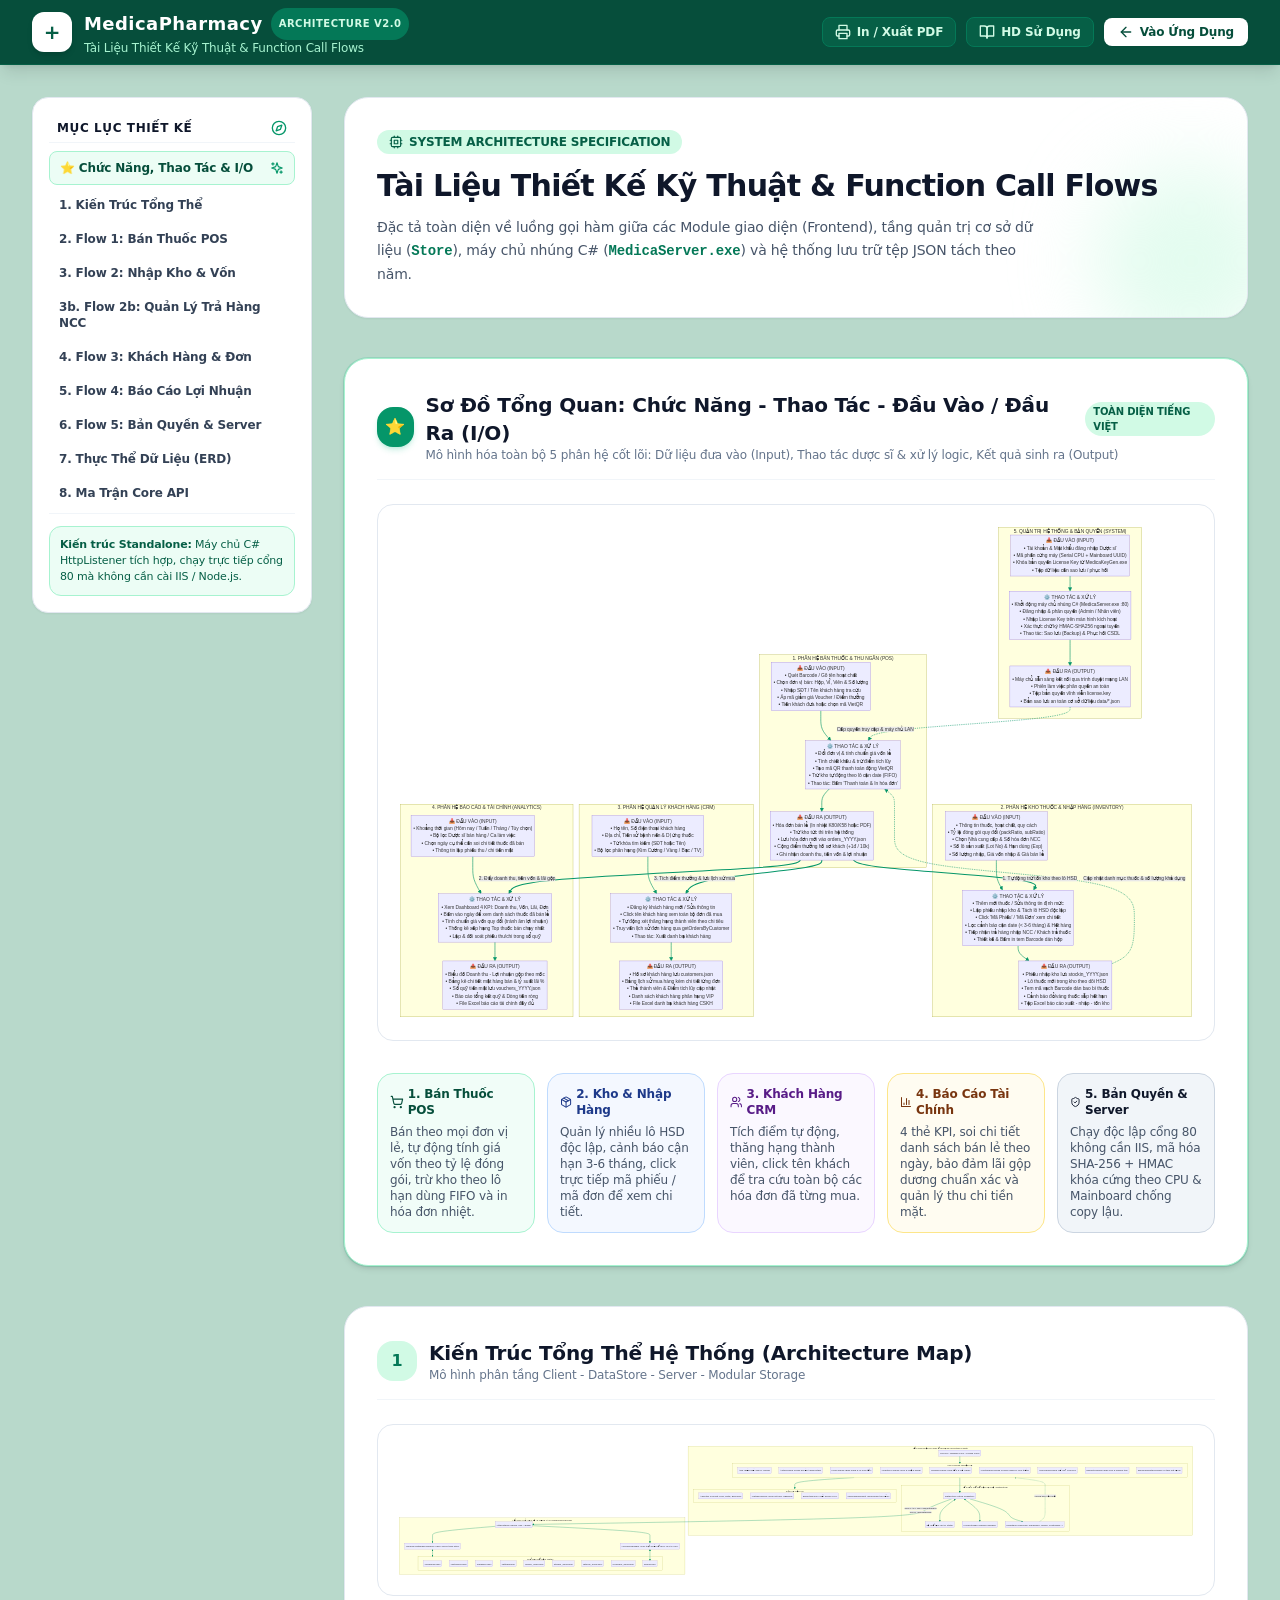
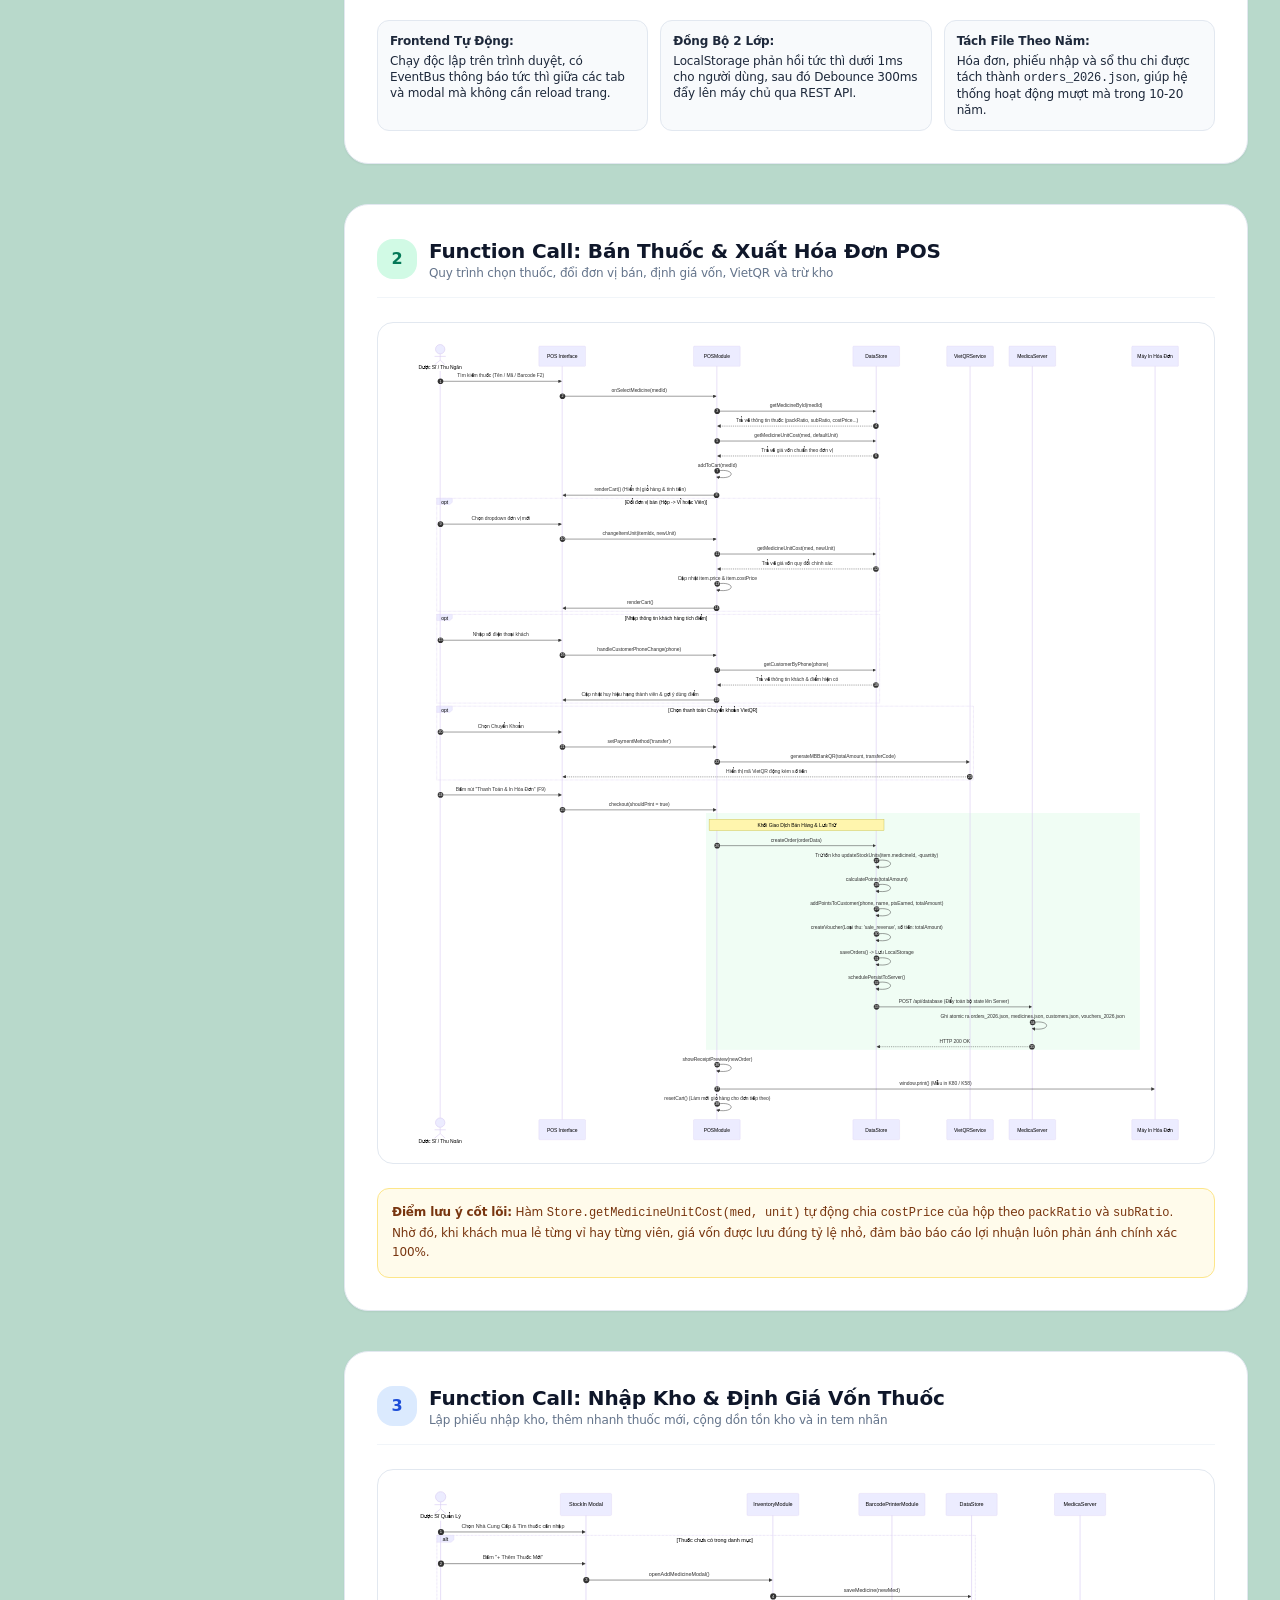
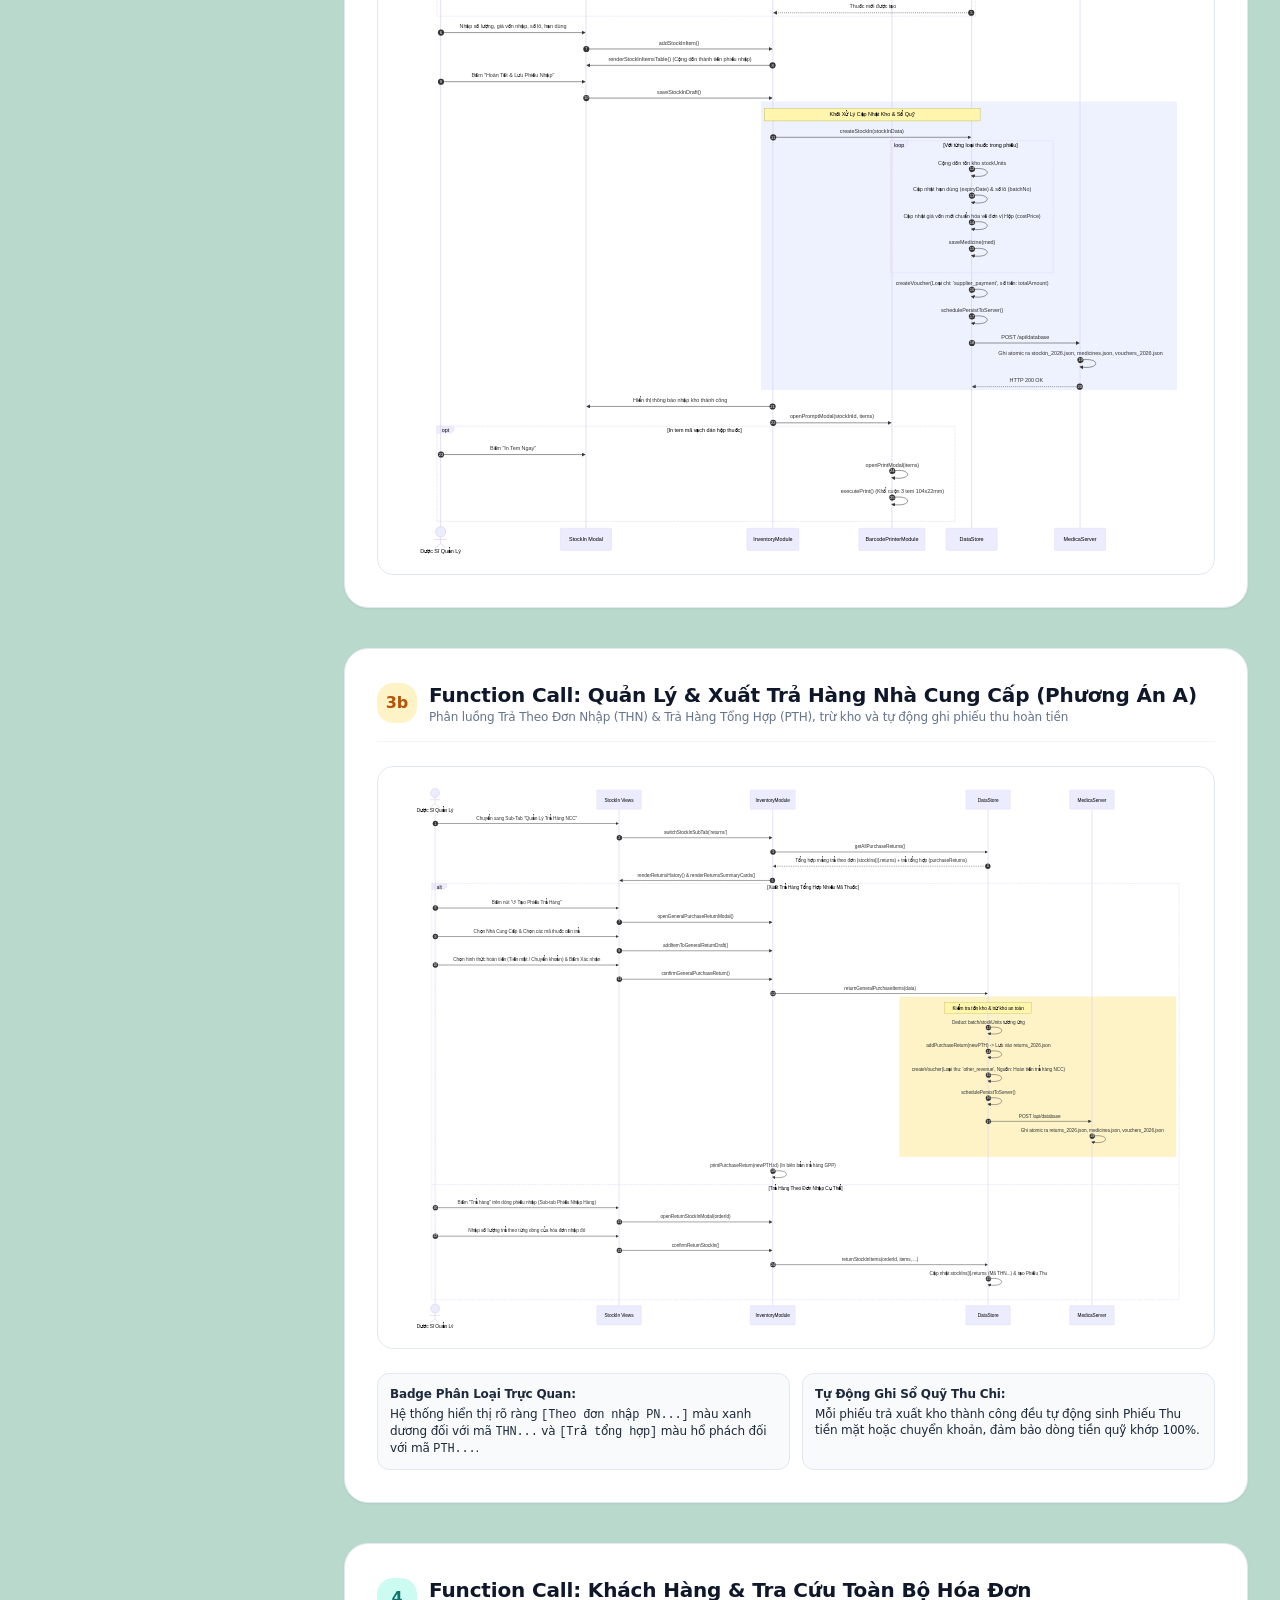
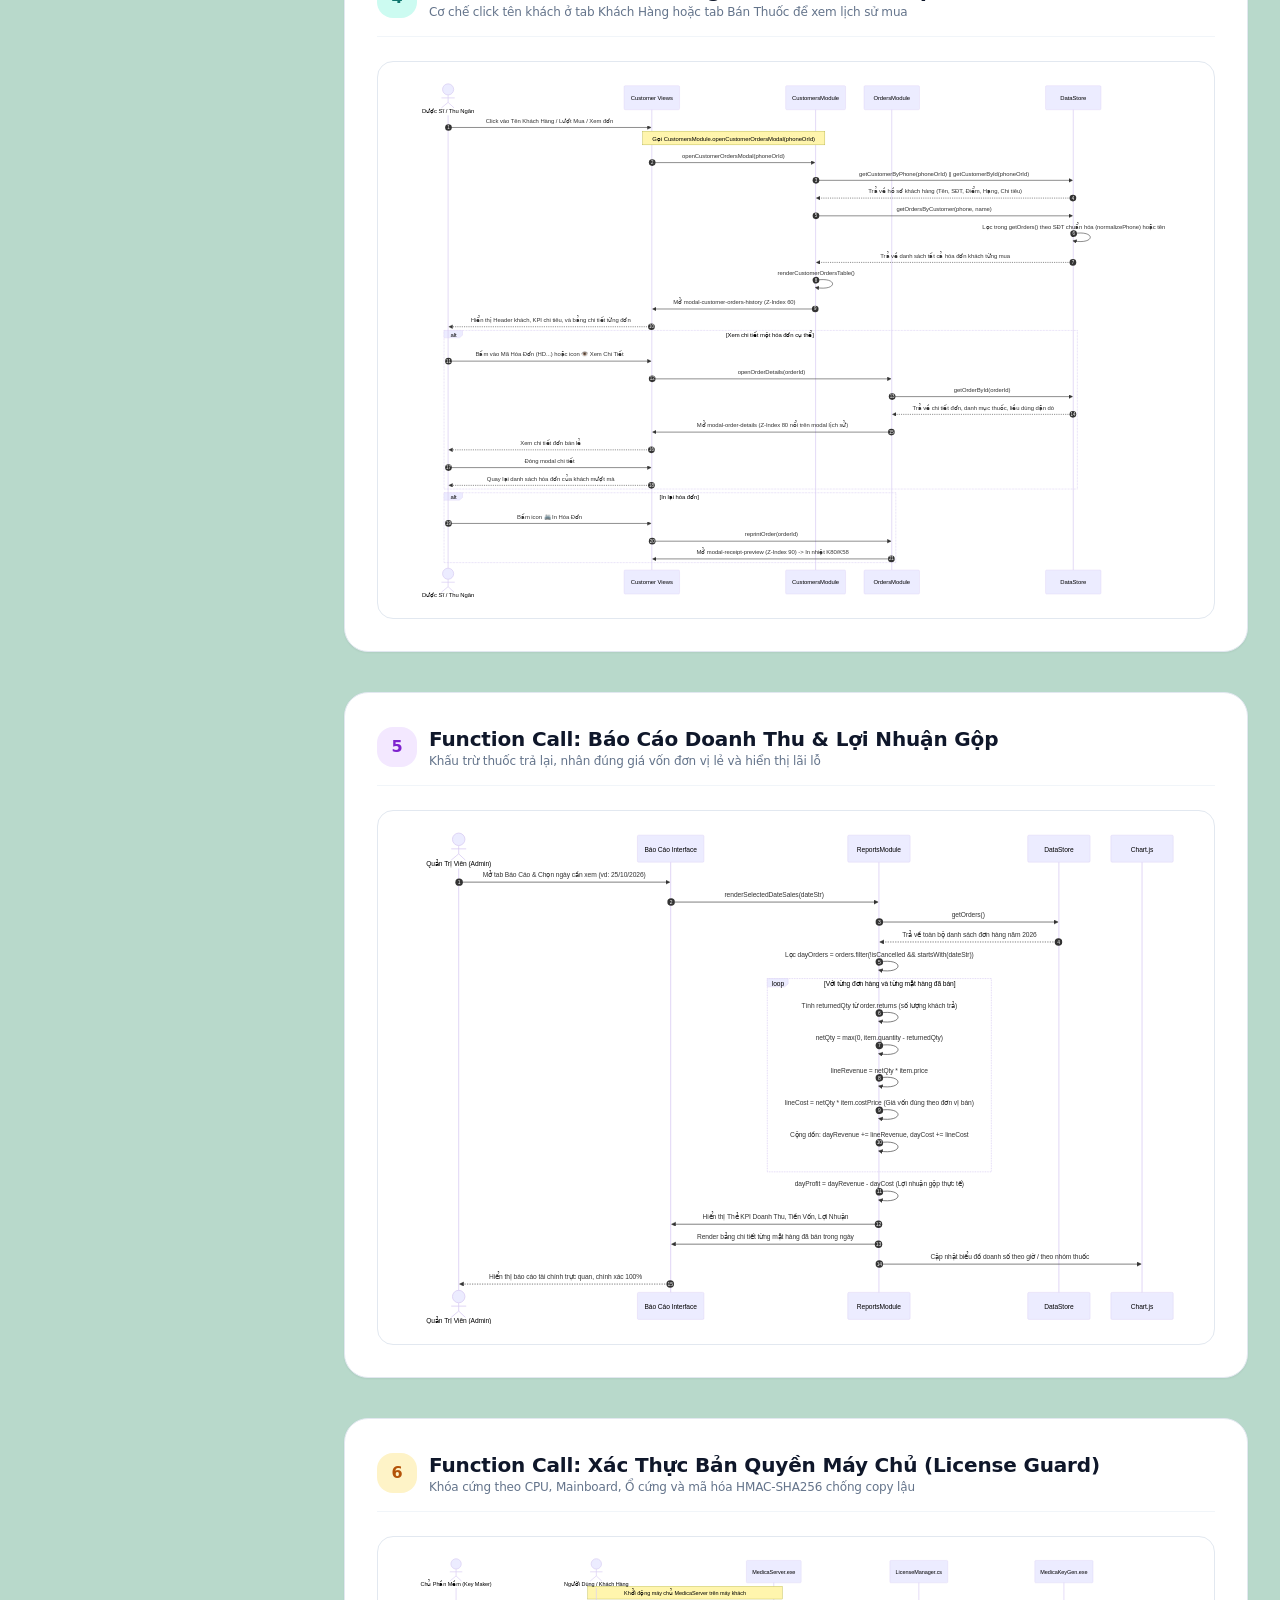
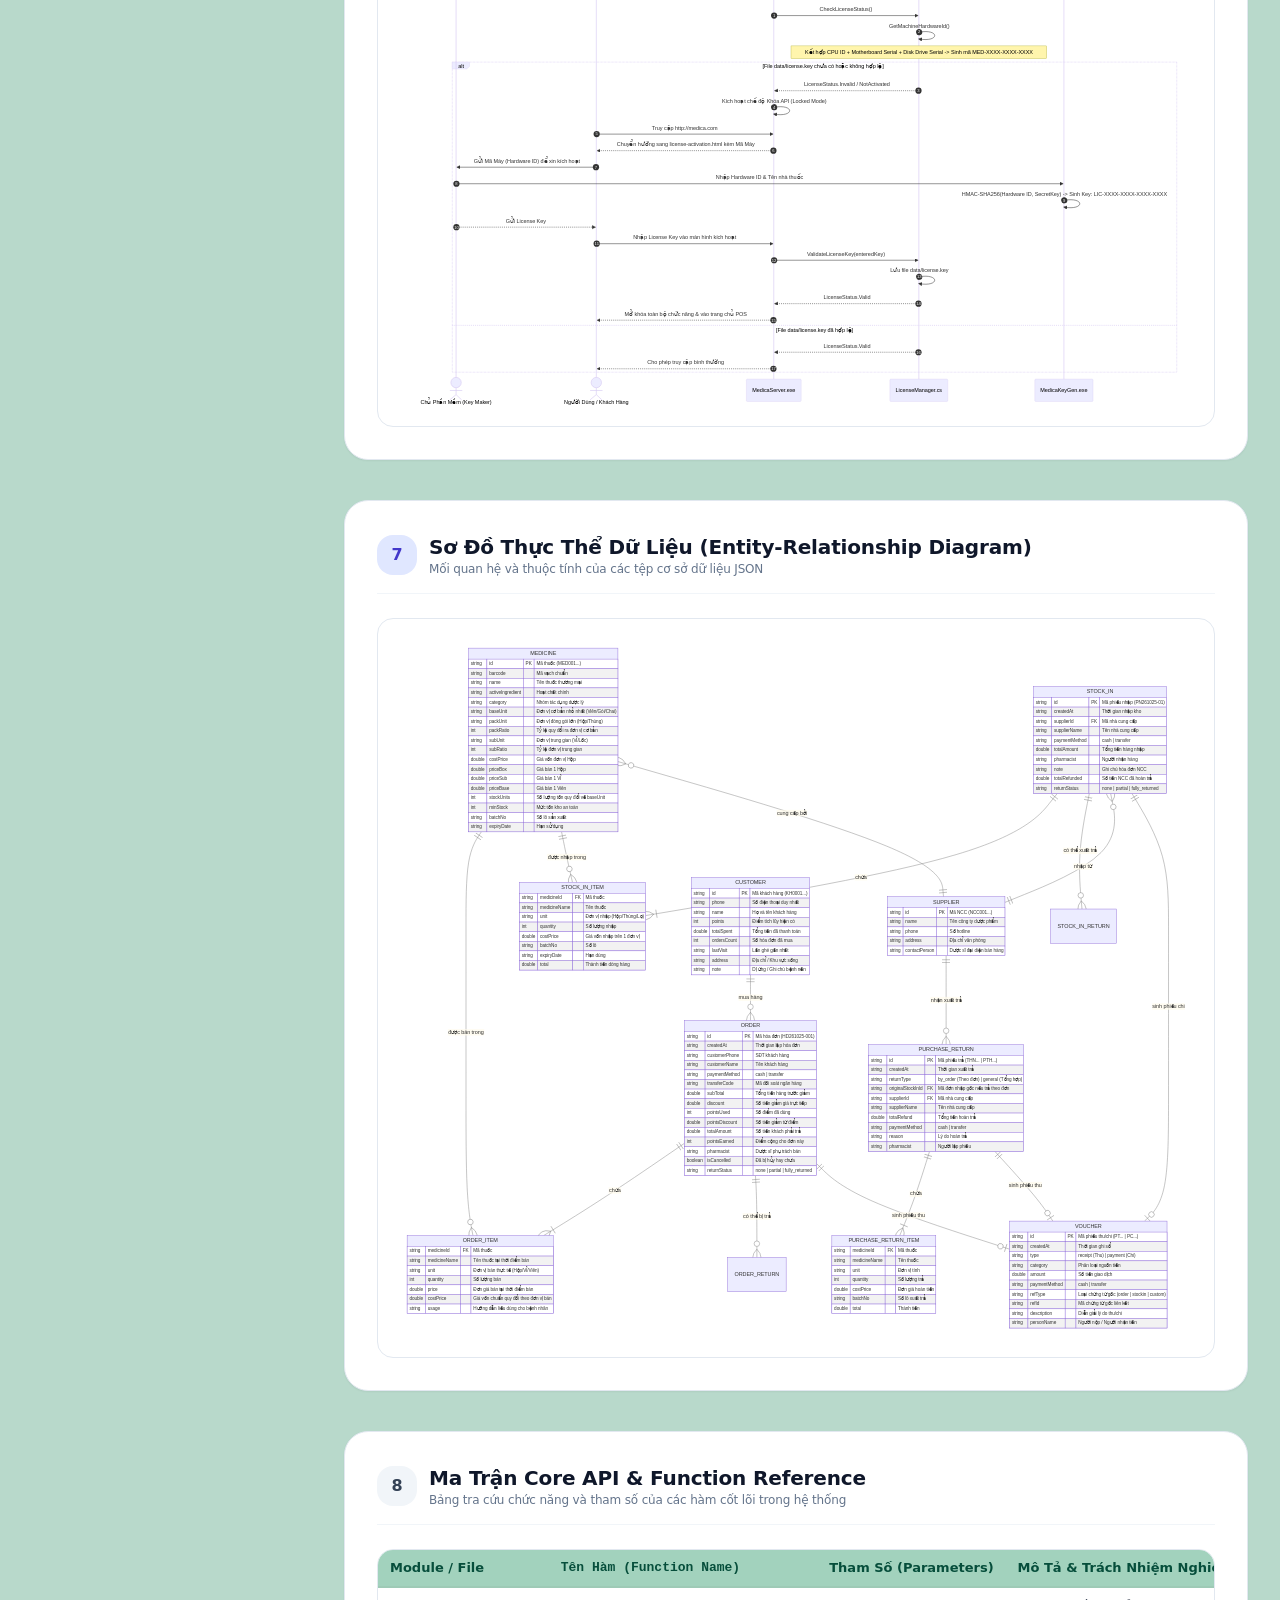
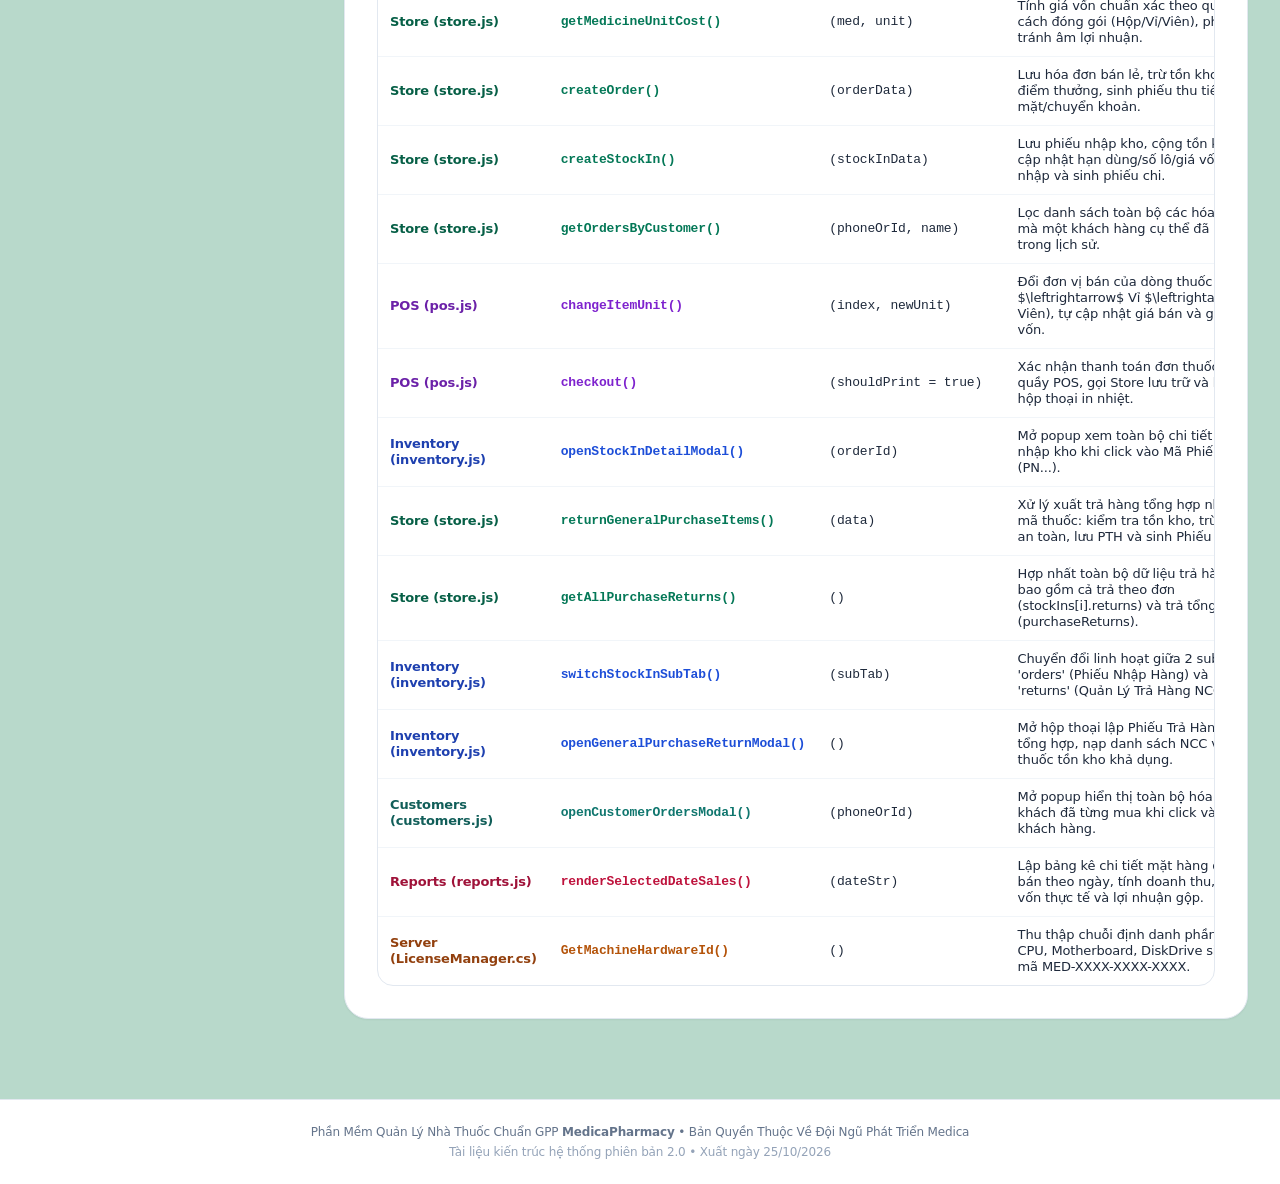
<file: tai-lieu-thiet-ke.html>
<!DOCTYPE html>
<html lang="vi">
<head>
    <meta charset="UTF-8">
    <meta name="viewport" content="width=device-width, initial-scale=1.0">
    <title>Tài Liệu Thiết Kế Kiến Trúc & Function Call Flows - MedicaPharmacy GPP</title>
    <!-- Tailwind CSS (Offline local) -->
    <script src="vendor/tailwind.js"></script>
    <script>
        tailwind.config = {
            theme: {
                extend: {
                    colors: {
                        medical: {
                            50: '#ecfdf5',
                            100: '#d1fae5',
                            500: '#10b981',
                            600: '#059669',
                            700: '#047857',
                            800: '#065f46',
                            900: '#064e3b',
                        }
                    }
                }
            }
        }
    </script>
    <!-- Lucide Icons -->
    <script src="vendor/lucide.min.js"></script>
    <!-- Mermaid.js for Diagrams (Offline local) -->
    <script src="vendor/mermaid.min.js"></script>
    <link rel="stylesheet" href="css/app.css">
    <style>
        @media print {
            .no-print { display: none !important; }
            body { background: white !important; color: black !important; }
            .print-break { page-break-before: always; }
            .shadow-sm, .shadow-md, .shadow-lg, .shadow-xl, .shadow-2xl { box-shadow: none !important; }
            .border { border-color: #cbd5e1 !important; }
        }
        html { scroll-behavior: smooth; }
        .doc-section { scroll-margin-top: 5rem; }
        .mermaid {
            display: flex;
            justify-content: center;
            background: #ffffff;
            padding: 1.25rem;
            border-radius: 1rem;
            border: 1px solid #e2e8f0;
            overflow-x: auto;
        }
        .mermaid svg {
            max-width: 100%;
            height: auto;
        }
    </style>
</head>
<body class="bg-slate-50 text-slate-800 min-h-screen flex flex-col font-sans">

    <!-- HEADER CỐ ĐỊNH -->
    <header class="bg-emerald-900 text-white shadow-lg sticky top-0 z-50 border-b border-emerald-800 no-print">
        <div class="max-w-7xl mx-auto px-4 sm:px-6 lg:px-8">
            <div class="flex items-center justify-between h-16">
                <!-- Logo & Brand -->
                <div class="flex items-center gap-3">
                    <div class="w-10 h-10 rounded-xl bg-white text-emerald-800 flex items-center justify-center font-black text-xl shadow-md">
                        +
                    </div>
                    <div>
                        <div class="font-black text-lg tracking-wide flex items-center gap-2">
                            <span>MedicaPharmacy</span>
                            <span class="text-[10px] bg-emerald-700 text-emerald-100 px-2 py-0.5 rounded-full font-bold uppercase tracking-wider">Architecture v2.0</span>
                        </div>
                        <div class="text-xs text-emerald-200">Tài Liệu Thiết Kế Kỹ Thuật & Function Call Flows</div>
                    </div>
                </div>

                <!-- Action Buttons -->
                <div class="flex items-center gap-2.5">
                    <button onclick="window.print()" class="flex items-center gap-1.5 px-3 py-1.5 bg-emerald-800 hover:bg-emerald-700 text-emerald-100 rounded-lg text-xs font-semibold transition border border-emerald-700">
                        <i data-lucide="printer" class="w-4 h-4"></i>
                        <span class="hidden sm:inline">In / Xuất PDF</span>
                    </button>
                    <a href="huong-dan-su-dung.html" class="flex items-center gap-1.5 px-3 py-1.5 bg-emerald-800 hover:bg-emerald-700 text-emerald-100 rounded-lg text-xs font-semibold transition border border-emerald-700 no-underline">
                        <i data-lucide="book-open" class="w-4 h-4"></i>
                        <span class="hidden sm:inline">HD Sử Dụng</span>
                    </a>
                    <a href="index.html" class="flex items-center gap-1.5 px-3.5 py-1.5 bg-white text-emerald-900 hover:bg-emerald-50 rounded-lg text-xs font-bold transition shadow-sm no-underline">
                        <i data-lucide="arrow-left" class="w-4 h-4"></i>
                        <span>Vào Ứng Dụng</span>
                    </a>
                </div>
            </div>
        </div>
    </header>

    <!-- MAIN WRAPPER -->
    <div class="max-w-7xl mx-auto px-4 sm:px-6 lg:px-8 py-8 flex-1 w-full">
        <div class="grid grid-cols-1 lg:grid-cols-4 gap-8">
            
            <!-- SIDEBAR NAVIGATION CỐ ĐỊNH -->
            <aside class="hidden lg:block lg:col-span-1 no-print">
                <div class="sticky top-24 bg-white p-4 rounded-2xl border border-slate-200 shadow-sm space-y-1 text-xs">
                    <div class="font-extrabold text-slate-900 uppercase tracking-wider px-2 py-1.5 mb-2 border-b border-slate-100 flex items-center justify-between">
                        <span>Mục Lục Thiết Kế</span>
                        <i data-lucide="compass" class="w-4 h-4 text-emerald-600"></i>
                    </div>
                    <nav class="space-y-0.5">
                        <a href="#section-overview-io" class="block px-2.5 py-2 rounded-lg bg-emerald-50 text-emerald-900 font-extrabold transition flex items-center justify-between border border-emerald-200 shadow-xs mb-1">
                            <span>⭐ Chức Năng, Thao Tác & I/O</span>
                            <i data-lucide="sparkles" class="w-3.5 h-3.5 text-emerald-600"></i>
                        </a>
                        <a href="#section-arch" class="block px-2.5 py-2 rounded-lg text-slate-700 hover:bg-emerald-50 hover:text-emerald-800 font-semibold transition">1. Kiến Trúc Tổng Thể</a>
                        <a href="#section-flow-pos" class="block px-2.5 py-2 rounded-lg text-slate-700 hover:bg-emerald-50 hover:text-emerald-800 font-semibold transition">2. Flow 1: Bán Thuốc POS</a>
                        <a href="#section-flow-stockin" class="block px-2.5 py-2 rounded-lg text-slate-700 hover:bg-emerald-50 hover:text-emerald-800 font-semibold transition">3. Flow 2: Nhập Kho & Vốn</a>
                        <a href="#section-flow-returns" class="block px-2.5 py-2 rounded-lg text-slate-700 hover:bg-emerald-50 hover:text-emerald-800 font-semibold transition">3b. Flow 2b: Quản Lý Trả Hàng NCC</a>
                        <a href="#section-flow-customers" class="block px-2.5 py-2 rounded-lg text-slate-700 hover:bg-emerald-50 hover:text-emerald-800 font-semibold transition">4. Flow 3: Khách Hàng & Đơn</a>
                        <a href="#section-flow-reports" class="block px-2.5 py-2 rounded-lg text-slate-700 hover:bg-emerald-50 hover:text-emerald-800 font-semibold transition">5. Flow 4: Báo Cáo Lợi Nhuận</a>
                        <a href="#section-flow-license" class="block px-2.5 py-2 rounded-lg text-slate-700 hover:bg-emerald-50 hover:text-emerald-800 font-semibold transition">6. Flow 5: Bản Quyền & Server</a>
                        <a href="#section-erd" class="block px-2.5 py-2 rounded-lg text-slate-700 hover:bg-emerald-50 hover:text-emerald-800 font-semibold transition">7. Thực Thể Dữ Liệu (ERD)</a>
                        <a href="#section-api" class="block px-2.5 py-2 rounded-lg text-slate-700 hover:bg-emerald-50 hover:text-emerald-800 font-semibold transition">8. Ma Trận Core API</a>
                    </nav>

                    <div class="mt-4 pt-3 border-t border-slate-100">
                        <div class="bg-emerald-50 p-2.5 rounded-xl border border-emerald-200 text-[11px] text-emerald-800">
                            <b>Kiến trúc Standalone:</b> Máy chủ C# HttpListener tích hợp, chạy trực tiếp cổng 80 mà không cần cài IIS / Node.js.
                        </div>
                    </div>
                </div>
            </aside>

            <!-- NỘI DUNG TÀI LIỆU CHÍNH -->
            <main class="lg:col-span-3 space-y-10">

                <!-- HERO INTRO -->
                <section class="bg-white p-6 sm:p-8 rounded-3xl border border-slate-200 shadow-sm relative overflow-hidden">
                    <div class="absolute -right-10 -bottom-10 w-48 h-48 bg-emerald-100/60 rounded-full blur-2xl pointer-events-none"></div>
                    <div class="relative z-10 space-y-3">
                        <div class="inline-flex items-center gap-1.5 px-3 py-1 rounded-full bg-emerald-100 text-emerald-800 text-xs font-extrabold uppercase">
                            <i data-lucide="cpu" class="w-3.5 h-3.5"></i>
                            <span>System Architecture Specification</span>
                        </div>
                        <h1 class="text-2xl sm:text-3xl font-black text-slate-900 tracking-tight">
                            Tài Liệu Thiết Kế Kỹ Thuật & Function Call Flows
                        </h1>
                        <p class="text-sm text-slate-600 leading-relaxed max-w-2xl">
                            Đặc tả toàn diện về luồng gọi hàm giữa các Module giao diện (Frontend), tầng quản trị cơ sở dữ liệu (<code class="font-mono text-emerald-700 font-bold">Store</code>), máy chủ nhúng C# (<code class="font-mono text-emerald-700 font-bold">MedicaServer.exe</code>) và hệ thống lưu trữ tệp JSON tách theo năm.
                        </p>
                    </div>
                </section>

                <!-- ======================================================== -->
                <!-- 0. SƠ ĐỒ CHỨC NĂNG - THAO TÁC - INPUT / OUTPUT -->
                <!-- ======================================================== -->
                <section id="section-overview-io" class="doc-section bg-white p-6 sm:p-8 rounded-3xl border border-emerald-200 shadow-md space-y-6 ring-1 ring-emerald-500/20">
                    <div class="flex items-center justify-between pb-4 border-b border-slate-100">
                        <div class="flex items-center gap-3">
                            <div class="w-10 h-10 rounded-2xl bg-emerald-600 text-white flex items-center justify-center font-black shadow-md shadow-emerald-500/20">
                                ⭐
                            </div>
                            <div>
                                <div class="flex items-center gap-2">
                                    <h2 class="text-lg sm:text-xl font-black text-slate-900">Sơ Đồ Tổng Quan: Chức Năng - Thao Tác - Đầu Vào / Đầu Ra (I/O)</h2>
                                    <span class="px-2 py-0.5 rounded-full bg-emerald-100 text-emerald-800 text-[10px] font-bold uppercase">Toàn Diện Tiếng Việt</span>
                                </div>
                                <p class="text-xs text-slate-500">Mô hình hóa toàn bộ 5 phân hệ cốt lõi: Dữ liệu đưa vào (Input), Thao tác dược sĩ & xử lý logic, Kết quả sinh ra (Output)</p>
                            </div>
                        </div>
                    </div>

                    <!-- MERMAID DIAGRAM -->
                    <div class="mermaid">
flowchart TB
    %% ========================================================
    %% SƠ ĐỒ TỔNG QUAN CHỨC NĂNG - THAO TÁC - INPUT - OUTPUT
    %% HỆ THỐNG QUẢN LÝ NHÀ THUỐC MEDICA PHARMACY GPP
    %% ========================================================

    subgraph POS["1. PHÂN HỆ BÁN THUỐC & THU NGÂN (POS)"]
        direction LR
        P_IN["📥 ĐẦU VÀO (INPUT)
• Quét Barcode / Gõ tên hoạt chất
• Chọn đơn vị bán: Hộp, Vỉ, Viên & Số lượng
• Nhập SĐT / Tên khách hàng tra cứu
• Áp mã giảm giá Voucher / Điểm thưởng
• Tiền khách đưa hoặc chọn mã VietQR"]

        P_ACT["⚙️ THAO TÁC & XỬ LÝ
• Đổi đơn vị & tính chuẩn giá vốn lẻ
• Tính chiết khấu & trừ điểm tích lũy
• Tạo mã QR thanh toán động VietQR
• Trừ kho tự động theo lô cận date (FIFO)
• Thao tác: Bấm 'Thanh toán & In hóa đơn'"]

        P_OUT["📤 ĐẦU RA (OUTPUT)
• Hóa đơn bán lẻ (In nhiệt K80/K58 hoặc PDF)
• Trừ kho tức thì trên hệ thống
• Lưu hóa đơn mới vào orders_YYYY.json
• Cộng điểm thưởng hồ sơ khách (+1đ / 10k)
• Ghi nhận doanh thu, tiền vốn & lợi nhuận"]

        P_IN --> P_ACT --> P_OUT
    end

    subgraph INV["2. PHÂN HỆ KHO THUỐC & NHẬP HÀNG (INVENTORY)"]
        direction LR
        I_IN["📥 ĐẦU VÀO (INPUT)
• Thông tin thuốc, hoạt chất, quy cách
• Tỷ lệ đóng gói quy đổi (packRatio, subRatio)
• Chọn Nhà cung cấp & Số hóa đơn NCC
• Số lô sản xuất (Lot No) & Hạn dùng (Exp)
• Số lượng nhập, Giá vốn nhập & Giá bán lẻ"]

        I_ACT["⚙️ THAO TÁC & XỬ LÝ
• Thêm mới thuốc / Sửa thông tin định mức
• Lập phiếu nhập kho & Tách lô HSD độc lập
• Click 'Mã Phiếu' / 'Mã Đơn' xem chi tiết
• Lọc cảnh báo cận date (&lt; 3-6 tháng) & Hết hàng
• Tiếp nhận trả hàng nhập NCC / Khách trả thuốc
• Thiết kế & Bấm in tem Barcode dán hộp"]

        I_OUT["📤 ĐẦU RA (OUTPUT)
• Phiếu nhập kho lưu stockin_YYYY.json
• Lô thuốc mới trong kho theo dõi HSD
• Tem mã vạch Barcode dán bao bì thuốc
• Cảnh báo đỏ/vàng thuốc sắp hết hạn
• Tệp Excel báo cáo xuất - nhập - tồn kho"]

        I_IN --> I_ACT --> I_OUT
    end

    subgraph CUST["3. PHÂN HỆ QUẢN LÝ KHÁCH HÀNG (CRM)"]
        direction LR
        C_IN["📥 ĐẦU VÀO (INPUT)
• Họ tên, Số điện thoại khách hàng
• Địa chỉ, Tiền sử bệnh nền & Dị ứng thuốc
• Từ khóa tìm kiếm (SĐT hoặc Tên)
• Bộ lọc phân hạng (Kim Cương / Vàng / Bạc / TV)"]

        C_ACT["⚙️ THAO TÁC & XỬ LÝ
• Đăng ký khách hàng mới / Sửa thông tin
• Click tên khách hàng xem toàn bộ đơn đã mua
• Tự động xét thăng hạng thành viên theo chi tiêu
• Truy vấn lịch sử đơn hàng qua getOrdersByCustomer
• Thao tác: Xuất danh bạ khách hàng"]

        C_OUT["📤 ĐẦU RA (OUTPUT)
• Hồ sơ khách hàng lưu customers.json
• Bảng lịch sử mua hàng kèm chi tiết từng đơn
• Thẻ thành viên & Điểm tích lũy cập nhật
• Danh sách khách hàng phân hạng VIP
• File Excel danh bạ khách hàng CSKH"]

        C_IN --> C_ACT --> C_OUT
    end

    subgraph REP["4. PHÂN HỆ BÁO CÁO & TÀI CHÍNH (ANALYTICS)"]
        direction LR
        R_IN["📥 ĐẦU VÀO (INPUT)
• Khoảng thời gian (Hôm nay / Tuần / Tháng / Tùy chọn)
• Bộ lọc Dược sĩ bán hàng / Ca làm việc
• Chọn ngày cụ thể cần soi chi tiết thuốc đã bán
• Thông tin lập phiếu thu / chi tiền mặt"]

        R_ACT["⚙️ THAO TÁC & XỬ LÝ
• Xem Dashboard 4 KPI: Doanh thu, Vốn, Lãi, Đơn
• Bấm vào ngày để xem danh sách thuốc đã bán lẻ
• Tính chuẩn giá vốn quy đổi (tránh âm lợi nhuận)
• Thống kê xếp hạng Top thuốc bán chạy nhất
• Lập & đối soát phiếu thu/chi trong sổ quỹ"]

        R_OUT["📤 ĐẦU RA (OUTPUT)
• Biểu đồ Doanh thu - Lợi nhuận gộp theo mốc
• Bảng kê chi tiết mặt hàng bán & tỷ suất lãi %
• Sổ quỹ tiền mặt lưu vouchers_YYYY.json
• Báo cáo tổng kết quỹ & Dòng tiền ròng
• File Excel báo cáo tài chính đầy đủ"]

        R_IN --> R_ACT --> R_OUT
    end

    subgraph SYS["5. QUẢN TRỊ HỆ THỐNG & BẢN QUYỀN (SYSTEM)"]
        direction LR
        S_IN["📥 ĐẦU VÀO (INPUT)
• Tài khoản & Mật khẩu đăng nhập Dược sĩ
• Mã phần cứng máy (Serial CPU + Mainboard UUID)
• Khóa bản quyền License Key từ MedicaKeyGen.exe
• Tệp dữ liệu cần sao lưu / phục hồi"]

        S_ACT["⚙️ THAO TÁC & XỬ LÝ
• Khởi động máy chủ nhúng C# (MedicaServer.exe :80)
• Đăng nhập & phân quyền (Admin / Nhân viên)
• Nhập License Key trên màn hình kích hoạt
• Xác thực chữ ký HMAC-SHA256 ngoại tuyến
• Thao tác: Sao lưu (Backup) & Phục hồi CSDL"]

        S_OUT["📤 ĐẦU RA (OUTPUT)
• Máy chủ sẵn sàng kết nối qua trình duyệt mạng LAN
• Phiên làm việc phân quyền an toàn
• Tệp bản quyền vĩnh viễn license.key
• Bản sao lưu an toàn cơ sở dữ liệu data/*.json"]

        S_IN --> S_ACT --> S_OUT
    end

    %% ========================================================
    %% LIÊN KẾT LUỒNG DỮ LIỆU GIỮA CÁC PHÂN HỆ
    %% ========================================================
    P_OUT ==>|"1. Tự động trừ tồn kho theo lô HSD"| I_ACT
    P_OUT ==>|"2. Đẩy doanh thu, tiền vốn & lãi gộp"| R_ACT
    P_OUT ==>|"3. Tích điểm thưởng & lưu lịch sử mua"| C_ACT
    I_OUT -.->|"Cập nhật danh mục thuốc & số lượng khả dụng"| P_ACT
    S_OUT -.->|"Cấp quyền truy cập & máy chủ LAN"| P_ACT
                    </div>

                    <!-- THẺ GIẢI THÍCH 5 PHÂN HỆ -->
                    <div class="grid grid-cols-1 md:grid-cols-5 gap-3 pt-2">
                        <div class="p-3 bg-emerald-50/70 rounded-2xl border border-emerald-200 text-xs space-y-1.5">
                            <b class="text-emerald-900 flex items-center gap-1"><i data-lucide="shopping-cart" class="w-3.5 h-3.5"></i> 1. Bán Thuốc POS</b>
                            <p class="text-slate-600">Bán theo mọi đơn vị lẻ, tự động tính giá vốn theo tỷ lệ đóng gói, trừ kho theo lô hạn dùng FIFO và in hóa đơn nhiệt.</p>
                        </div>
                        <div class="p-3 bg-blue-50/70 rounded-2xl border border-blue-200 text-xs space-y-1.5">
                            <b class="text-blue-900 flex items-center gap-1"><i data-lucide="package" class="w-3.5 h-3.5"></i> 2. Kho & Nhập Hàng</b>
                            <p class="text-slate-600">Quản lý nhiều lô HSD độc lập, cảnh báo cận hạn 3-6 tháng, click trực tiếp mã phiếu / mã đơn để xem chi tiết.</p>
                        </div>
                        <div class="p-3 bg-purple-50/70 rounded-2xl border border-purple-200 text-xs space-y-1.5">
                            <b class="text-purple-900 flex items-center gap-1"><i data-lucide="users" class="w-3.5 h-3.5"></i> 3. Khách Hàng CRM</b>
                            <p class="text-slate-600">Tích điểm tự động, thăng hạng thành viên, click tên khách để tra cứu toàn bộ các hóa đơn đã từng mua.</p>
                        </div>
                        <div class="p-3 bg-amber-50/70 rounded-2xl border border-amber-200 text-xs space-y-1.5">
                            <b class="text-amber-900 flex items-center gap-1"><i data-lucide="bar-chart-3" class="w-3.5 h-3.5"></i> 4. Báo Cáo Tài Chính</b>
                            <p class="text-slate-600">4 thẻ KPI, soi chi tiết danh sách bán lẻ theo ngày, bảo đảm lãi gộp dương chuẩn xác và quản lý thu chi tiền mặt.</p>
                        </div>
                        <div class="p-3 bg-slate-100 rounded-2xl border border-slate-300 text-xs space-y-1.5">
                            <b class="text-slate-900 flex items-center gap-1"><i data-lucide="shield-check" class="w-3.5 h-3.5"></i> 5. Bản Quyền & Server</b>
                            <p class="text-slate-600">Chạy độc lập cổng 80 không cần IIS, mã hóa SHA-256 + HMAC khóa cứng theo CPU & Mainboard chống copy lậu.</p>
                        </div>
                    </div>
                </section>

                <!-- ======================================================== -->
                <!-- 1. KIẾN TRÚC TỔNG THỂ -->
                <!-- ======================================================== -->
                <section id="section-arch" class="doc-section bg-white p-6 sm:p-8 rounded-3xl border border-slate-200 shadow-sm space-y-6">
                    <div class="flex items-center justify-between pb-4 border-b border-slate-100">
                        <div class="flex items-center gap-3">
                            <div class="w-10 h-10 rounded-2xl bg-emerald-100 text-emerald-700 flex items-center justify-center font-bold">
                                1
                            </div>
                            <div>
                                <h2 class="text-lg sm:text-xl font-black text-slate-900">Kiến Trúc Tổng Thể Hệ Thống (Architecture Map)</h2>
                                <p class="text-xs text-slate-500">Mô hình phân tầng Client - DataStore - Server - Modular Storage</p>
                            </div>
                        </div>
                    </div>

                    <div class="mermaid">
flowchart TD
    subgraph Client["Lớp Giao Diện & Logic Ứng Dụng (Frontend Client)"]
        UI["HTML5 / Tailwind CSS / Lucide Icons"]
        
        subgraph BusinessModules["Các Module Nghiệp Vụ"]
            App["App (Điều phối Tab & Modal)"]
            AuthMod["AuthModule (Phân quyền Admin/Staff)"]
            POSMod["POSModule (Bán hàng & In hóa đơn)"]
            InvMod["InventoryModule (Kho & Nhập hàng)"]
            OrdMod["OrdersModule (Hóa đơn & Trả hàng)"]
            CustMod["CustomersModule (Khách hàng & Tích điểm)"]
            VouchMod["VouchersModule (Sổ quỹ Thu/Chi)"]
            RepMod["ReportsModule (Báo cáo & Doanh thu)"]
            BarMod["BarcodePrinterModule (In tem mã vạch)"]
        end

        subgraph CoreServices["Dịch Vụ Tiện Ích"]
            AppUtils["AppUtils (Format VND, Date, Barcode)"]
            VietQR["VietQRService (Sinh mã QR MBBank)"]
            ExportSvc["ExportService (Xuất Excel CSV)"]
            SearchSel["SearchableSelect (Dropdown tìm kiếm)"]
        end

        subgraph DataLayer["Lớp Lưu Trữ Dữ Liệu Cục Bộ (DataStore)"]
            Store["DataStore (Store Singleton)"]
            MemState["Bộ nhớ tạm (RAM State)"]
            LocalDB["LocalStorage (Offline Fallback)"]
            EventBus["EventBus (Pub/Sub: medicines, orders, customers...)"]
        end
    end

    subgraph Backend["Lớp Máy Chủ Cục Bộ & Mạng LAN (MedicaServer.exe)"]
        Server["HttpListener Server (:80 / :8080)"]
        LicMgr["LicenseManager (Xác thực phần cứng & HMAC Key)"]
        JsonSplitter["Modular Database Engine (Tách JSON theo năm)"]
        
        subgraph Storage["Thư Mục Dữ Liệu (data/)"]
        F_Meds["medicines.json"]
        F_Cust["customers.json"]
        F_Supp["suppliers.json"]
        F_Sett["settings.json"]
        F_Ord["orders_2026.json"]
        F_Stk["stockin_2026.json"]
        F_Ret["returns_2026.json"]
        F_Vch["vouchers_2026.json"]
        F_Lic["license.key"]
        end
    end

    UI --> BusinessModules
    BusinessModules --> CoreServices
    BusinessModules --> Store
    Store <--> MemState
    Store <--> LocalDB
    Store --> EventBus
    EventBus -. Thông báo cập nhật .-> BusinessModules

    Store -- "REST API: GET /api/database<br/>POST /api/database" --> Server
    Server --> LicMgr
    Server --> JsonSplitter
    JsonSplitter <--> Storage
    LicMgr <--> F_Lic
                    </div>

                    <div class="grid grid-cols-1 md:grid-cols-3 gap-3 text-xs">
                        <div class="p-3 bg-slate-50 rounded-xl border border-slate-200">
                            <b class="text-slate-800 block mb-1">Frontend Tự Động:</b>
                            Chạy độc lập trên trình duyệt, có EventBus thông báo tức thì giữa các tab và modal mà không cần reload trang.
                        </div>
                        <div class="p-3 bg-slate-50 rounded-xl border border-slate-200">
                            <b class="text-slate-800 block mb-1">Đồng Bộ 2 Lớp:</b>
                            LocalStorage phản hồi tức thì dưới 1ms cho người dùng, sau đó Debounce 300ms đẩy lên máy chủ qua REST API.
                        </div>
                        <div class="p-3 bg-slate-50 rounded-xl border border-slate-200">
                            <b class="text-slate-800 block mb-1">Tách File Theo Năm:</b>
                            Hóa đơn, phiếu nhập và sổ thu chi được tách thành <code>orders_2026.json</code>, giúp hệ thống hoạt động mượt mà trong 10-20 năm.
                        </div>
                    </div>
                </section>

                <!-- ======================================================== -->
                <!-- 2. LUỒNG BÁN THUỐC POS -->
                <!-- ======================================================== -->
                <section id="section-flow-pos" class="doc-section bg-white p-6 sm:p-8 rounded-3xl border border-slate-200 shadow-sm space-y-6">
                    <div class="flex items-center justify-between pb-4 border-b border-slate-100">
                        <div class="flex items-center gap-3">
                            <div class="w-10 h-10 rounded-2xl bg-emerald-100 text-emerald-700 flex items-center justify-center font-bold">
                                2
                            </div>
                            <div>
                                <h2 class="text-lg sm:text-xl font-black text-slate-900">Function Call: Bán Thuốc & Xuất Hóa Đơn POS</h2>
                                <p class="text-xs text-slate-500">Quy trình chọn thuốc, đổi đơn vị bán, định giá vốn, VietQR và trừ kho</p>
                            </div>
                        </div>
                    </div>

                    <div class="mermaid">
sequenceDiagram
    autonumber
    actor Cashier as Dược Sĩ / Thu Ngân
    participant UI as POS Interface
    participant POS as POSModule
    participant Store as DataStore
    participant QR as VietQRService
    participant Server as MedicaServer
    participant Printer as Máy In Hóa Đơn

    Cashier->>UI: Tìm kiếm thuốc (Tên / Mã / Barcode F2)
    UI->>POS: onSelectMedicine(medId)
    POS->>Store: getMedicineById(medId)
    Store-->>POS: Trả về thông tin thuốc (packRatio, subRatio, costPrice...)
    POS->>Store: getMedicineUnitCost(med, defaultUnit)
    Store-->>POS: Trả về giá vốn chuẩn theo đơn vị
    POS->>POS: addToCart(medId)
    POS->>UI: renderCart() (Hiển thị giỏ hàng & tính tiền)

    opt Đổi đơn vị bán (Hộp -> Vỉ hoặc Viên)
        Cashier->>UI: Chọn dropdown đơn vị mới
        UI->>POS: changeItemUnit(itemIdx, newUnit)
        POS->>Store: getMedicineUnitCost(med, newUnit)
        Store-->>POS: Trả về giá vốn quy đổi chính xác
        POS->>POS: Cập nhật item.price & item.costPrice
        POS->>UI: renderCart()
    end

    opt Nhập thông tin khách hàng tích điểm
        Cashier->>UI: Nhập số điện thoại khách
        UI->>POS: handleCustomerPhoneChange(phone)
        POS->>Store: getCustomerByPhone(phone)
        Store-->>POS: Trả về thông tin khách & điểm hiện có
        POS->>UI: Cập nhật huy hiệu hạng thành viên & gợi ý dùng điểm
    end

    opt Chọn thanh toán Chuyển khoản VietQR
        Cashier->>UI: Chọn Chuyển Khoản
        UI->>POS: setPaymentMethod('transfer')
        POS->>QR: generateMBBankQR(totalAmount, transferCode)
        QR-->>UI: Hiển thị mã VietQR động kèm số tiền
    end

    Cashier->>UI: Bấm nút "Thanh Toán & In Hóa Đơn" (F9)
    UI->>POS: checkout(shouldPrint = true)
    
    rect rgb(240, 253, 244)
        Note over POS,Store: Khối Giao Dịch Bán Hàng & Lưu Trữ
        POS->>Store: createOrder(orderData)
        Store->>Store: Trừ tồn kho updateStockUnits(item.medicineId, -quantity)
        Store->>Store: calculatePoints(totalAmount)
        Store->>Store: addPointsToCustomer(phone, name, ptsEarned, totalAmount)
        Store->>Store: createVoucher(Loại thu: 'sale_revenue', số tiền: totalAmount)
        Store->>Store: saveOrders() -> Lưu LocalStorage
        Store->>Store: schedulePersistToServer()
        Store->>Server: POST /api/database (Đẩy toàn bộ state lên Server)
        Server->>Server: Ghi atomic ra orders_2026.json, medicines.json, customers.json, vouchers_2026.json
        Server-->>Store: HTTP 200 OK
    end

    POS->>POS: showReceiptPreview(newOrder)
    POS->>Printer: window.print() (Mẫu in K80 / K58)
    POS->>POS: resetCart() (Làm mới giỏ hàng cho đơn tiếp theo)
                    </div>

                    <div class="bg-amber-50 p-3.5 rounded-xl border border-amber-200 text-xs text-amber-900 leading-relaxed">
                        <b>Điểm lưu ý cốt lõi:</b> Hàm <code>Store.getMedicineUnitCost(med, unit)</code> tự động chia <code>costPrice</code> của hộp theo <code>packRatio</code> và <code>subRatio</code>. Nhờ đó, khi khách mua lẻ từng vỉ hay từng viên, giá vốn được lưu đúng tỷ lệ nhỏ, đảm bảo báo cáo lợi nhuận luôn phản ánh chính xác 100%.
                    </div>
                </section>

                <!-- ======================================================== -->
                <!-- 3. LUỒNG NHẬP KHO THUỐC -->
                <!-- ======================================================== -->
                <section id="section-flow-stockin" class="doc-section bg-white p-6 sm:p-8 rounded-3xl border border-slate-200 shadow-sm space-y-6">
                    <div class="flex items-center justify-between pb-4 border-b border-slate-100">
                        <div class="flex items-center gap-3">
                            <div class="w-10 h-10 rounded-2xl bg-blue-100 text-blue-700 flex items-center justify-center font-bold">
                                3
                            </div>
                            <div>
                                <h2 class="text-lg sm:text-xl font-black text-slate-900">Function Call: Nhập Kho & Định Giá Vốn Thuốc</h2>
                                <p class="text-xs text-slate-500">Lập phiếu nhập kho, thêm nhanh thuốc mới, cộng dồn tồn kho và in tem nhãn</p>
                            </div>
                        </div>
                    </div>

                    <div class="mermaid">
sequenceDiagram
    autonumber
    actor Pharmacist as Dược Sĩ Quản Lý
    participant UI as StockIn Modal
    participant Inv as InventoryModule
    participant Barcode as BarcodePrinterModule
    participant Store as DataStore
    participant Server as MedicaServer

    Pharmacist->>UI: Chọn Nhà Cung Cấp & Tìm thuốc cần nhập
    alt Thuốc chưa có trong danh mục
        Pharmacist->>UI: Bấm "+ Thêm Thuốc Mới"
        UI->>Inv: openAddMedicineModal()
        Inv->>Store: saveMedicine(newMed)
        Store-->>Inv: Thuốc mới được tạo
    end

    Pharmacist->>UI: Nhập số lượng, giá vốn nhập, số lô, hạn dùng
    UI->>Inv: addStockInItem()
    Inv->>UI: renderStockInItemsTable() (Cộng dồn thành tiền phiếu nhập)

    Pharmacist->>UI: Bấm "Hoàn Tất & Lưu Phiếu Nhập"
    UI->>Inv: saveStockInDraft()

    rect rgb(238, 242, 255)
        Note over Inv,Store: Khối Xử Lý Cập Nhật Kho & Sổ Quỹ
        Inv->>Store: createStockIn(stockInData)
        loop Với từng loại thuốc trong phiếu
            Store->>Store: Cộng dồn tồn kho stockUnits
            Store->>Store: Cập nhật hạn dùng (expiryDate) & số lô (batchNo)
            Store->>Store: Cập nhật giá vốn mới chuẩn hóa về đơn vị Hộp (costPrice)
            Store->>Store: saveMedicine(med)
        end
        Store->>Store: createVoucher(Loại chi: 'supplier_payment', số tiền: totalAmount)
        Store->>Store: schedulePersistToServer()
        Store->>Server: POST /api/database
        Server->>Server: Ghi atomic ra stockin_2026.json, medicines.json, vouchers_2026.json
        Server-->>Store: HTTP 200 OK
    end

    Inv->>UI: Hiển thị thông báo nhập kho thành công
    Inv->>Barcode: openPromptModal(stockInId, items)
    opt In tem mã vạch dán hộp thuốc
        Pharmacist->>UI: Bấm "In Tem Ngay"
        Barcode->>Barcode: openPrintModal(items)
        Barcode->>Barcode: executePrint() (Khổ cuộn 3 tem 104x22mm)
    end
                    </div>
                </section>

                <!-- ======================================================== -->
                <!-- 3B. LUỒNG QUẢN LÝ & XUẤT TRẢ HÀNG NCC (PHƯƠNG ÁN A) -->
                <!-- ======================================================== -->
                <section id="section-flow-returns" class="doc-section bg-white p-6 sm:p-8 rounded-3xl border border-slate-200 shadow-sm space-y-6">
                    <div class="flex items-center justify-between pb-4 border-b border-slate-100">
                        <div class="flex items-center gap-3">
                            <div class="w-10 h-10 rounded-2xl bg-amber-100 text-amber-700 flex items-center justify-center font-bold">
                                3b
                            </div>
                            <div>
                                <h2 class="text-lg sm:text-xl font-black text-slate-900">Function Call: Quản Lý & Xuất Trả Hàng Nhà Cung Cấp (Phương Án A)</h2>
                                <p class="text-xs text-slate-500">Phân luồng Trả Theo Đơn Nhập (THN) & Trả Hàng Tổng Hợp (PTH), trừ kho và tự động ghi phiếu thu hoàn tiền</p>
                            </div>
                        </div>
                    </div>

                    <div class="mermaid">
sequenceDiagram
    autonumber
    actor Pharmacist as Dược Sĩ Quản Lý
    participant UI as StockIn Views
    participant Inv as InventoryModule
    participant Store as DataStore
    participant Server as MedicaServer

    Pharmacist->>UI: Chuyển sang Sub-Tab "Quản Lý Trả Hàng NCC"
    UI->>Inv: switchStockInSubTab('returns')
    Inv->>Store: getAllPurchaseReturns()
    Store-->>Inv: Tổng hợp mảng trả theo đơn (stockIns[i].returns) + trả tổng hợp (purchaseReturns)
    Inv->>UI: renderReturnsHistory() & renderReturnsSummaryCards()

    alt Xuất Trả Hàng Tổng Hợp Nhiều Mã Thuốc
        Pharmacist->>UI: Bấm nút "↺ Tạo Phiếu Trả Hàng"
        UI->>Inv: openGeneralPurchaseReturnModal()
        Pharmacist->>UI: Chọn Nhà Cung Cấp & Chọn các mã thuốc cần trả
        UI->>Inv: addItemToGeneralReturnDraft()
        Pharmacist->>UI: Chọn hình thức hoàn tiền (Tiền mặt / Chuyển khoản) & Bấm Xác nhận
        UI->>Inv: confirmGeneralPurchaseReturn()
        Inv->>Store: returnGeneralPurchaseItems(data)
        rect rgb(254, 243, 199)
            Note over Store: Kiểm tra tồn kho & trừ kho an toàn
            Store->>Store: Deduct batch/stockUnits tương ứng
            Store->>Store: addPurchaseReturn(newPTH) -> Lưu vào returns_2026.json
            Store->>Store: createVoucher(Loại thu: 'other_revenue', Nguồn: Hoàn tiền trả hàng NCC)
            Store->>Store: schedulePersistToServer()
            Store->>Server: POST /api/database
            Server->>Server: Ghi atomic ra returns_2026.json, medicines.json, vouchers_2026.json
        end
        Inv->>Inv: printPurchaseReturn(newPTH.id) (In biên bản trả hàng GPP)
    else Trả Hàng Theo Đơn Nhập Cụ Thể
        Pharmacist->>UI: Bấm "Trả hàng" trên dòng phiếu nhập (Sub-tab Phiếu Nhập Hàng)
        UI->>Inv: openReturnStockInModal(orderId)
        Pharmacist->>UI: Nhập số lượng trả theo từng dòng của hóa đơn nhập đó
        UI->>Inv: confirmReturnStockIn()
        Inv->>Store: returnStockInItems(orderId, items, ...)
        Store->>Store: Cập nhật stockIns[i].returns (Mã THN...) & tạo Phiếu Thu
    end
                    </div>

                    <div class="grid grid-cols-1 md:grid-cols-2 gap-3 text-xs">
                        <div class="p-3 bg-slate-50 rounded-xl border border-slate-200">
                            <b class="text-slate-800 block mb-1">Badge Phân Loại Trực Quan:</b>
                            Hệ thống hiển thị rõ ràng <code>[Theo đơn nhập PN...]</code> màu xanh dương đối với mã <code>THN...</code> và <code>[Trả tổng hợp]</code> màu hổ phách đối với mã <code>PTH...</code>.
                        </div>
                        <div class="p-3 bg-slate-50 rounded-xl border border-slate-200">
                            <b class="text-slate-800 block mb-1">Tự Động Ghi Sổ Quỹ Thu Chi:</b>
                            Mỗi phiếu trả xuất kho thành công đều tự động sinh Phiếu Thu tiền mặt hoặc chuyển khoản, đảm bảo dòng tiền quỹ khớp 100%.
                        </div>
                    </div>
                </section>

                <!-- ======================================================== -->
                <!-- 4. LUỒNG KHÁCH HÀNG & LỊCH SỬ HÓA ĐƠN -->
                <!-- ======================================================== -->
                <section id="section-flow-customers" class="doc-section bg-white p-6 sm:p-8 rounded-3xl border border-slate-200 shadow-sm space-y-6">
                    <div class="flex items-center justify-between pb-4 border-b border-slate-100">
                        <div class="flex items-center gap-3">
                            <div class="w-10 h-10 rounded-2xl bg-teal-100 text-teal-700 flex items-center justify-center font-bold">
                                4
                            </div>
                            <div>
                                <h2 class="text-lg sm:text-xl font-black text-slate-900">Function Call: Khách Hàng & Tra Cứu Toàn Bộ Hóa Đơn</h2>
                                <p class="text-xs text-slate-500">Cơ chế click tên khách ở tab Khách Hàng hoặc tab Bán Thuốc để xem lịch sử mua</p>
                            </div>
                        </div>
                    </div>

                    <div class="mermaid">
sequenceDiagram
    autonumber
    actor User as Dược Sĩ / Thu Ngân
    participant UI as Customer Views
    participant CustMod as CustomersModule
    participant OrdMod as OrdersModule
    participant Store as DataStore

    User->>UI: Click vào Tên Khách Hàng / Lượt Mua / Xem đơn
    Note over UI,CustMod: Gọi CustomersModule.openCustomerOrdersModal(phoneOrId)
    UI->>CustMod: openCustomerOrdersModal(phoneOrId)

    CustMod->>Store: getCustomerByPhone(phoneOrId) || getCustomerById(phoneOrId)
    Store-->>CustMod: Trả về hồ sơ khách hàng (Tên, SĐT, Điểm, Hạng, Chi tiêu)
    
    CustMod->>Store: getOrdersByCustomer(phone, name)
    Store->>Store: Lọc trong getOrders() theo SĐT chuẩn hóa (normalizePhone) hoặc tên
    Store-->>CustMod: Trả về danh sách tất cả hóa đơn khách từng mua

    CustMod->>CustMod: renderCustomerOrdersTable()
    CustMod->>UI: Mở modal-customer-orders-history (Z-Index 60)
    UI-->>User: Hiển thị Header khách, KPI chi tiêu, và bảng chi tiết từng đơn

    alt Xem chi tiết một hóa đơn cụ thể
        User->>UI: Bấm vào Mã Hóa Đơn (HD...) hoặc icon 👁️ Xem Chi Tiết
        UI->>OrdMod: openOrderDetails(orderId)
        OrdMod->>Store: getOrderById(orderId)
        Store-->>OrdMod: Trả về chi tiết đơn, danh mục thuốc, liều dùng dặn dò
        OrdMod->>UI: Mở modal-order-details (Z-Index 80 nổi trên modal lịch sử)
        UI-->>User: Xem chi tiết đơn bán lẻ
        User->>UI: Đóng modal chi tiết
        UI-->>User: Quay lại danh sách hóa đơn của khách mượt mà
    end

    alt In lại hóa đơn
        User->>UI: Bấm icon 🖨️ In Hóa Đơn
        UI->>OrdMod: reprintOrder(orderId)
        OrdMod->>UI: Mở modal-receipt-preview (Z-Index 90) -> In nhiệt K80/K58
    end
                    </div>
                </section>

                <!-- ======================================================== -->
                <!-- 5. LUỒNG BÁO CÁO LỢI NHUẬN -->
                <!-- ======================================================== -->
                <section id="section-flow-reports" class="doc-section bg-white p-6 sm:p-8 rounded-3xl border border-slate-200 shadow-sm space-y-6">
                    <div class="flex items-center justify-between pb-4 border-b border-slate-100">
                        <div class="flex items-center gap-3">
                            <div class="w-10 h-10 rounded-2xl bg-purple-100 text-purple-700 flex items-center justify-center font-bold">
                                5
                            </div>
                            <div>
                                <h2 class="text-lg sm:text-xl font-black text-slate-900">Function Call: Báo Cáo Doanh Thu & Lợi Nhuận Gộp</h2>
                                <p class="text-xs text-slate-500">Khấu trừ thuốc trả lại, nhân đúng giá vốn đơn vị lẻ và hiển thị lãi lỗ</p>
                            </div>
                        </div>
                    </div>

                    <div class="mermaid">
sequenceDiagram
    autonumber
    actor Admin as Quản Trị Viên (Admin)
    participant UI as Báo Cáo Interface
    participant Rep as ReportsModule
    participant Store as DataStore
    participant Chart as Chart.js

    Admin->>UI: Mở tab Báo Cáo & Chọn ngày cần xem (vd: 25/10/2026)
    UI->>Rep: renderSelectedDateSales(dateStr)
    Rep->>Store: getOrders()
    Store-->>Rep: Trả về toàn bộ danh sách đơn hàng năm 2026

    Rep->>Rep: Lọc dayOrders = orders.filter(!isCancelled && startsWith(dateStr))

    loop Với từng đơn hàng và từng mặt hàng đã bán
        Rep->>Rep: Tính returnedQty từ order.returns (số lượng khách trả)
        Rep->>Rep: netQty = max(0, item.quantity - returnedQty)
        Rep->>Rep: lineRevenue = netQty * item.price
        Rep->>Rep: lineCost = netQty * item.costPrice (Giá vốn đúng theo đơn vị bán)
        Rep->>Rep: Cộng dồn: dayRevenue += lineRevenue, dayCost += lineCost
    end

    Rep->>Rep: dayProfit = dayRevenue - dayCost (Lợi nhuận gộp thực tế)
    Rep->>UI: Hiển thị Thẻ KPI Doanh Thu, Tiền Vốn, Lợi Nhuận
    Rep->>UI: Render bảng chi tiết từng mặt hàng đã bán trong ngày
    Rep->>Chart: Cập nhật biểu đồ doanh số theo giờ / theo nhóm thuốc
    UI-->>Admin: Hiển thị báo cáo tài chính trực quan, chính xác 100%
                    </div>
                </section>

                <!-- ======================================================== -->
                <!-- 6. LUỒNG BẢN QUYỀN MÁY CHỦ -->
                <!-- ======================================================== -->
                <section id="section-flow-license" class="doc-section bg-white p-6 sm:p-8 rounded-3xl border border-slate-200 shadow-sm space-y-6">
                    <div class="flex items-center justify-between pb-4 border-b border-slate-100">
                        <div class="flex items-center gap-3">
                            <div class="w-10 h-10 rounded-2xl bg-amber-100 text-amber-700 flex items-center justify-center font-bold">
                                6
                            </div>
                            <div>
                                <h2 class="text-lg sm:text-xl font-black text-slate-900">Function Call: Xác Thực Bản Quyền Máy Chủ (License Guard)</h2>
                                <p class="text-xs text-slate-500">Khóa cứng theo CPU, Mainboard, Ổ cứng và mã hóa HMAC-SHA256 chống copy lậu</p>
                            </div>
                        </div>
                    </div>

                    <div class="mermaid">
sequenceDiagram
    autonumber
    actor Admin as Chủ Phần Mềm (Key Maker)
    actor Client as Người Dùng / Khách Hàng
    participant Server as MedicaServer.exe
    participant LicMgr as LicenseManager.cs
    participant KeyGen as MedicaKeyGen.exe

    Note over Client,Server: Khởi động máy chủ MedicaServer trên máy khách
    Server->>LicMgr: CheckLicenseStatus()
    LicMgr->>LicMgr: GetMachineHardwareId()
    Note over LicMgr: Kết hợp CPU ID + Motherboard Serial + Disk Drive Serial -> Sinh mã MED-XXXX-XXXX-XXXX
    
    alt File data/license.key chưa có hoặc không hợp lệ
        LicMgr-->>Server: LicenseStatus.Invalid / NotActivated
        Server->>Server: Kích hoạt chế độ Khóa API (Locked Mode)
        Client->>Server: Truy cập http://medica.com
        Server-->>Client: Chuyển hướng sang license-activation.html kèm Mã Máy
        Client->>Admin: Gửi Mã Máy (Hardware ID) để xin kích hoạt
        Admin->>KeyGen: Nhập Hardware ID & Tên nhà thuốc
        KeyGen->>KeyGen: HMAC-SHA256(Hardware ID, SecretKey) -> Sinh Key: LIC-XXXX-XXXX-XXXX-XXXX
        Admin-->>Client: Gửi License Key
        Client->>Server: Nhập License Key vào màn hình kích hoạt
        Server->>LicMgr: ValidateLicenseKey(enteredKey)
        LicMgr->>LicMgr: Lưu file data/license.key
        LicMgr-->>Server: LicenseStatus.Valid
        Server-->>Client: Mở khóa toàn bộ chức năng & vào trang chủ POS
    else File data/license.key đã hợp lệ
        LicMgr-->>Server: LicenseStatus.Valid
        Server-->>Client: Cho phép truy cập bình thường
    end
                    </div>
                </section>

                <!-- ======================================================== -->
                <!-- 7. THỰC THỂ DỮ LIỆU (ERD) -->
                <!-- ======================================================== -->
                <section id="section-erd" class="doc-section bg-white p-6 sm:p-8 rounded-3xl border border-slate-200 shadow-sm space-y-6">
                    <div class="flex items-center justify-between pb-4 border-b border-slate-100">
                        <div class="flex items-center gap-3">
                            <div class="w-10 h-10 rounded-2xl bg-indigo-100 text-indigo-700 flex items-center justify-center font-bold">
                                7
                            </div>
                            <div>
                                <h2 class="text-lg sm:text-xl font-black text-slate-900">Sơ Đồ Thực Thể Dữ Liệu (Entity-Relationship Diagram)</h2>
                                <p class="text-xs text-slate-500">Mối quan hệ và thuộc tính của các tệp cơ sở dữ liệu JSON</p>
                            </div>
                        </div>
                    </div>

                    <div class="mermaid">
erDiagram
    MEDICINE ||--o{ ORDER_ITEM : "được bán trong"
    MEDICINE ||--o{ STOCK_IN_ITEM : "được nhập trong"
    MEDICINE }o--|| SUPPLIER : "cung cấp bởi"
    CUSTOMER ||--o{ ORDER : "mua hàng"
    ORDER ||--|{ ORDER_ITEM : "chứa"
    ORDER ||--o{ ORDER_RETURN : "có thể bị trả"
    ORDER ||--o| VOUCHER : "sinh phiếu thu"
    STOCK_IN ||--|{ STOCK_IN_ITEM : "chứa"
    STOCK_IN ||--o{ STOCK_IN_RETURN : "có thể xuất trả"
    STOCK_IN }o--|| SUPPLIER : "nhập từ"
    STOCK_IN ||--o| VOUCHER : "sinh phiếu chi"
    SUPPLIER ||--o{ PURCHASE_RETURN : "nhận xuất trả"
    PURCHASE_RETURN ||--|{ PURCHASE_RETURN_ITEM : "chứa"
    PURCHASE_RETURN ||--o| VOUCHER : "sinh phiếu thu"

    MEDICINE {
        string id PK "Mã thuốc (MED001...)"
        string barcode "Mã vạch chuẩn"
        string name "Tên thuốc thương mại"
        string activeIngredient "Hoạt chất chính"
        string category "Nhóm tác dụng dược lý"
        string baseUnit "Đơn vị cơ bản nhỏ nhất (Viên/Gói/Chai)"
        string packUnit "Đơn vị đóng gói lớn (Hộp/Thùng)"
        int packRatio "Tỷ lệ quy đổi ra đơn vị cơ bản"
        string subUnit "Đơn vị trung gian (Vỉ/Lốc)"
        int subRatio "Tỷ lệ đơn vị trung gian"
        double costPrice "Giá vốn đơn vị Hộp"
        double priceBox "Giá bán 1 Hộp"
        double priceSub "Giá bán 1 Vỉ"
        double priceBase "Giá bán 1 Viên"
        int stockUnits "Số lượng tồn quy đổi về baseUnit"
        int minStock "Mức tồn kho an toàn"
        string batchNo "Số lô sản xuất"
        string expiryDate "Hạn sử dụng"
    }

    CUSTOMER {
        string id PK "Mã khách hàng (KH0001...)"
        string phone "Số điện thoại duy nhất"
        string name "Họ và tên khách hàng"
        int points "Điểm tích lũy hiện có"
        double totalSpent "Tổng tiền đã thanh toán"
        int ordersCount "Số hóa đơn đã mua"
        string lastVisit "Lần ghé gần nhất"
        string address "Địa chỉ / Khu vực sống"
        string note "Dị ứng / Ghi chú bệnh nền"
    }

    ORDER {
        string id PK "Mã hóa đơn (HD261025-001)"
        string createdAt "Thời gian lập hóa đơn"
        string customerPhone "SĐT khách hàng"
        string customerName "Tên khách hàng"
        string paymentMethod "cash | transfer"
        string transferCode "Mã đối soát ngân hàng"
        double subTotal "Tổng tiền hàng trước giảm"
        double discount "Số tiền giảm giá trực tiếp"
        int pointsUsed "Số điểm đã dùng"
        double pointsDiscount "Số tiền giảm từ điểm"
        double totalAmount "Số tiền khách phải trả"
        int pointsEarned "Điểm cộng cho đơn này"
        string pharmacist "Dược sĩ phụ trách bán"
        boolean isCancelled "Đã bị hủy hay chưa"
        string returnStatus "none | partial | fully_returned"
    }

    ORDER_ITEM {
        string medicineId FK "Mã thuốc"
        string medicineName "Tên thuốc tại thời điểm bán"
        string unit "Đơn vị bán thực tế (Hộp/Vỉ/Viên)"
        int quantity "Số lượng bán"
        double price "Đơn giá bán tại thời điểm bán"
        double costPrice "Giá vốn chuẩn quy đổi theo đơn vị bán"
        string usage "Hướng dẫn liều dùng cho bệnh nhân"
    }

    STOCK_IN {
        string id PK "Mã phiếu nhập (PN261025-01)"
        string createdAt "Thời gian nhập kho"
        string supplierId FK "Mã nhà cung cấp"
        string supplierName "Tên nhà cung cấp"
        string paymentMethod "cash | transfer"
        double totalAmount "Tổng tiền hàng nhập"
        string pharmacist "Người nhận hàng"
        string note "Ghi chú hóa đơn NCC"
        double totalRefunded "Số tiền NCC đã hoàn trả"
        string returnStatus "none | partial | fully_returned"
    }

    STOCK_IN_ITEM {
        string medicineId FK "Mã thuốc"
        string medicineName "Tên thuốc"
        string unit "Đơn vị nhập (Hộp/Thùng/Lọ)"
        int quantity "Số lượng nhập"
        double costPrice "Giá vốn nhập trên 1 đơn vị"
        string batchNo "Số lô"
        string expiryDate "Hạn dùng"
        double total "Thành tiền dòng hàng"
    }

    PURCHASE_RETURN {
        string id PK "Mã phiếu trả (THN... | PTH...)"
        string createdAt "Thời gian xuất trả"
        string returnType "by_order (Theo đơn) | general (Tổng hợp)"
        string originalStockInId FK "Mã đơn nhập gốc nếu trả theo đơn"
        string supplierId FK "Mã nhà cung cấp"
        string supplierName "Tên nhà cung cấp"
        double totalRefund "Tổng tiền hoàn trả"
        string paymentMethod "cash | transfer"
        string reason "Lý do hoàn trả"
        string pharmacist "Người lập phiếu"
    }

    PURCHASE_RETURN_ITEM {
        string medicineId FK "Mã thuốc"
        string medicineName "Tên thuốc"
        string unit "Đơn vị tính"
        int quantity "Số lượng trả"
        double costPrice "Đơn giá hoàn tiền"
        string batchNo "Số lô xuất trả"
        double total "Thành tiền"
    }

    SUPPLIER {
        string id PK "Mã NCC (NCC001...)"
        string name "Tên công ty dược phẩm"
        string phone "Số hotline"
        string address "Địa chỉ văn phòng"
        string contactPerson "Dược sĩ đại diện bán hàng"
    }

    VOUCHER {
        string id PK "Mã phiếu thu/chi (PT... | PC...)"
        string createdAt "Thời gian ghi sổ"
        string type "receipt (Thu) | payment (Chi)"
        string category "Phân loại nguồn tiền"
        double amount "Số tiền giao dịch"
        string paymentMethod "cash | transfer"
        string refType "Loại chứng từ gốc (order | stockin | custom)"
        string refId "Mã chứng từ gốc liên kết"
        string description "Diễn giải lý do thu/chi"
        string personName "Người nộp / Người nhận tiền"
    }
                    </div>
                </section>

                <!-- ======================================================== -->
                <!-- 8. MA TRẬN CORE API -->
                <!-- ======================================================== -->
                <section id="section-api" class="doc-section bg-white p-6 sm:p-8 rounded-3xl border border-slate-200 shadow-sm space-y-6">
                    <div class="flex items-center justify-between pb-4 border-b border-slate-100">
                        <div class="flex items-center gap-3">
                            <div class="w-10 h-10 rounded-2xl bg-slate-100 text-slate-700 flex items-center justify-center font-bold">
                                8
                            </div>
                            <div>
                                <h2 class="text-lg sm:text-xl font-black text-slate-900">Ma Trận Core API & Function Reference</h2>
                                <p class="text-xs text-slate-500">Bảng tra cứu chức năng và tham số của các hàm cốt lõi trong hệ thống</p>
                            </div>
                        </div>
                    </div>

                    <div class="overflow-x-auto border border-slate-200 rounded-2xl">
                        <table class="w-full text-left text-xs border-collapse">
                            <thead class="bg-slate-50 font-bold text-slate-700 uppercase border-b border-slate-200">
                                <tr>
                                    <th class="py-3 px-3.5">Module / File</th>
                                    <th class="py-3 px-3.5 font-mono">Tên Hàm (Function Name)</th>
                                    <th class="py-3 px-3.5">Tham Số (Parameters)</th>
                                    <th class="py-3 px-3.5">Mô Tả & Trách Nhiệm Nghiệp Vụ</th>
                                </tr>
                            </thead>
                            <tbody class="divide-y divide-slate-100 text-slate-600">
                                <tr class="hover:bg-slate-50 transition">
                                    <td class="py-2.5 px-3.5 font-bold text-emerald-800">Store (store.js)</td>
                                    <td class="py-2.5 px-3.5 font-mono text-emerald-700 font-bold">getMedicineUnitCost()</td>
                                    <td class="py-2.5 px-3.5 font-mono text-[11px]">(med, unit)</td>
                                    <td class="py-2.5 px-3.5">Tính giá vốn chuẩn xác theo quy cách đóng gói (Hộp/Vỉ/Viên), phòng tránh âm lợi nhuận.</td>
                                </tr>
                                <tr class="hover:bg-slate-50 transition">
                                    <td class="py-2.5 px-3.5 font-bold text-emerald-800">Store (store.js)</td>
                                    <td class="py-2.5 px-3.5 font-mono text-emerald-700 font-bold">createOrder()</td>
                                    <td class="py-2.5 px-3.5 font-mono text-[11px]">(orderData)</td>
                                    <td class="py-2.5 px-3.5">Lưu hóa đơn bán lẻ, trừ tồn kho, tính điểm thưởng, sinh phiếu thu tiền mặt/chuyển khoản.</td>
                                </tr>
                                <tr class="hover:bg-slate-50 transition">
                                    <td class="py-2.5 px-3.5 font-bold text-emerald-800">Store (store.js)</td>
                                    <td class="py-2.5 px-3.5 font-mono text-emerald-700 font-bold">createStockIn()</td>
                                    <td class="py-2.5 px-3.5 font-mono text-[11px]">(stockInData)</td>
                                    <td class="py-2.5 px-3.5">Lưu phiếu nhập kho, cộng tồn kho, cập nhật hạn dùng/số lô/giá vốn nhập và sinh phiếu chi.</td>
                                </tr>
                                <tr class="hover:bg-slate-50 transition">
                                    <td class="py-2.5 px-3.5 font-bold text-emerald-800">Store (store.js)</td>
                                    <td class="py-2.5 px-3.5 font-mono text-emerald-700 font-bold">getOrdersByCustomer()</td>
                                    <td class="py-2.5 px-3.5 font-mono text-[11px]">(phoneOrId, name)</td>
                                    <td class="py-2.5 px-3.5">Lọc danh sách toàn bộ các hóa đơn mà một khách hàng cụ thể đã mua trong lịch sử.</td>
                                </tr>
                                <tr class="hover:bg-slate-50 transition">
                                    <td class="py-2.5 px-3.5 font-bold text-purple-800">POS (pos.js)</td>
                                    <td class="py-2.5 px-3.5 font-mono text-purple-700 font-bold">changeItemUnit()</td>
                                    <td class="py-2.5 px-3.5 font-mono text-[11px]">(index, newUnit)</td>
                                    <td class="py-2.5 px-3.5">Đổi đơn vị bán của dòng thuốc (Hộp $\leftrightarrow$ Vỉ $\leftrightarrow$ Viên), tự cập nhật giá bán và giá vốn.</td>
                                </tr>
                                <tr class="hover:bg-slate-50 transition">
                                    <td class="py-2.5 px-3.5 font-bold text-purple-800">POS (pos.js)</td>
                                    <td class="py-2.5 px-3.5 font-mono text-purple-700 font-bold">checkout()</td>
                                    <td class="py-2.5 px-3.5 font-mono text-[11px]">(shouldPrint = true)</td>
                                    <td class="py-2.5 px-3.5">Xác nhận thanh toán đơn thuốc tại quầy POS, gọi Store lưu trữ và bật hộp thoại in nhiệt.</td>
                                </tr>
                                <tr class="hover:bg-slate-50 transition">
                                    <td class="py-2.5 px-3.5 font-bold text-blue-800">Inventory (inventory.js)</td>
                                    <td class="py-2.5 px-3.5 font-mono text-blue-700 font-bold">openStockInDetailModal()</td>
                                    <td class="py-2.5 px-3.5 font-mono text-[11px]">(orderId)</td>
                                    <td class="py-2.5 px-3.5">Mở popup xem toàn bộ chi tiết phiếu nhập kho khi click vào Mã Phiếu (PN...).</td>
                                </tr>
                                <tr class="hover:bg-slate-50 transition">
                                    <td class="py-2.5 px-3.5 font-bold text-emerald-800">Store (store.js)</td>
                                    <td class="py-2.5 px-3.5 font-mono text-emerald-700 font-bold">returnGeneralPurchaseItems()</td>
                                    <td class="py-2.5 px-3.5 font-mono text-[11px]">(data)</td>
                                    <td class="py-2.5 px-3.5">Xử lý xuất trả hàng tổng hợp nhiều mã thuốc: kiểm tra tồn kho, trừ kho an toàn, lưu PTH và sinh Phiếu Thu.</td>
                                </tr>
                                <tr class="hover:bg-slate-50 transition">
                                    <td class="py-2.5 px-3.5 font-bold text-emerald-800">Store (store.js)</td>
                                    <td class="py-2.5 px-3.5 font-mono text-emerald-700 font-bold">getAllPurchaseReturns()</td>
                                    <td class="py-2.5 px-3.5 font-mono text-[11px]">()</td>
                                    <td class="py-2.5 px-3.5">Hợp nhất toàn bộ dữ liệu trả hàng: bao gồm cả trả theo đơn (stockIns[i].returns) và trả tổng hợp (purchaseReturns).</td>
                                </tr>
                                <tr class="hover:bg-slate-50 transition">
                                    <td class="py-2.5 px-3.5 font-bold text-blue-800">Inventory (inventory.js)</td>
                                    <td class="py-2.5 px-3.5 font-mono text-blue-700 font-bold">switchStockInSubTab()</td>
                                    <td class="py-2.5 px-3.5 font-mono text-[11px]">(subTab)</td>
                                    <td class="py-2.5 px-3.5">Chuyển đổi linh hoạt giữa 2 sub-tab: 'orders' (Phiếu Nhập Hàng) và 'returns' (Quản Lý Trả Hàng NCC).</td>
                                </tr>
                                <tr class="hover:bg-slate-50 transition">
                                    <td class="py-2.5 px-3.5 font-bold text-blue-800">Inventory (inventory.js)</td>
                                    <td class="py-2.5 px-3.5 font-mono text-blue-700 font-bold">openGeneralPurchaseReturnModal()</td>
                                    <td class="py-2.5 px-3.5 font-mono text-[11px]">()</td>
                                    <td class="py-2.5 px-3.5">Mở hộp thoại lập Phiếu Trả Hàng tổng hợp, nạp danh sách NCC và thuốc tồn kho khả dụng.</td>
                                </tr>
                                <tr class="hover:bg-slate-50 transition">
                                    <td class="py-2.5 px-3.5 font-bold text-teal-800">Customers (customers.js)</td>
                                    <td class="py-2.5 px-3.5 font-mono text-teal-700 font-bold">openCustomerOrdersModal()</td>
                                    <td class="py-2.5 px-3.5 font-mono text-[11px]">(phoneOrId)</td>
                                    <td class="py-2.5 px-3.5">Mở popup hiển thị toàn bộ hóa đơn khách đã từng mua khi click vào tên khách hàng.</td>
                                </tr>
                                <tr class="hover:bg-slate-50 transition">
                                    <td class="py-2.5 px-3.5 font-bold text-rose-800">Reports (reports.js)</td>
                                    <td class="py-2.5 px-3.5 font-mono text-rose-700 font-bold">renderSelectedDateSales()</td>
                                    <td class="py-2.5 px-3.5 font-mono text-[11px]">(dateStr)</td>
                                    <td class="py-2.5 px-3.5">Lập bảng kê chi tiết mặt hàng đã bán theo ngày, tính doanh thu, giá vốn thực tế và lợi nhuận gộp.</td>
                                </tr>
                                <tr class="hover:bg-slate-50 transition">
                                    <td class="py-2.5 px-3.5 font-bold text-amber-800">Server (LicenseManager.cs)</td>
                                    <td class="py-2.5 px-3.5 font-mono text-amber-700 font-bold">GetMachineHardwareId()</td>
                                    <td class="py-2.5 px-3.5 font-mono text-[11px]">()</td>
                                    <td class="py-2.5 px-3.5">Thu thập chuỗi định danh phần cứng CPU, Motherboard, DiskDrive sinh mã MED-XXXX-XXXX-XXXX.</td>
                                </tr>
                            </tbody>
                        </table>
                    </div>
                </section>

            </main>
        </div>
    </div>

    <!-- FOOTER -->
    <footer class="bg-white border-t border-slate-200 py-6 mt-12 text-center text-xs text-slate-500 no-print">
        <div class="max-w-7xl mx-auto px-4">
            <p>Phần Mềm Quản Lý Nhà Thuốc Chuẩn GPP <b>MedicaPharmacy</b> • Bản Quyền Thuộc Về Đội Ngũ Phát Triển Medica</p>
            <p class="mt-1 text-slate-400">Tài liệu kiến trúc hệ thống phiên bản 2.0 • Xuất ngày 25/10/2026</p>
        </div>
    </footer>

    <!-- KHỞI TẠO MERMAID VÀ LUCIDE ICONS -->
    <script>
        // Khởi tạo Lucide Icons
        if (window.lucide) {
            lucide.createIcons();
        }

        // Cấu hình Mermaid Diagrams
        mermaid.initialize({
            startOnLoad: true,
            theme: 'default',
            themeVariables: {
                primaryColor: '#ecfdf5',
                primaryTextColor: '#065f46',
                primaryBorderColor: '#059669',
                lineColor: '#059669',
                secondaryColor: '#eff6ff',
                tertiaryColor: '#fffbeb'
            },
            flowchart: {
                curve: 'basis'
            },
            sequence: {
                showSequenceNumbers: true,
                actorMargin: 50,
                boxMargin: 10,
                boxTextMargin: 5,
                noteMargin: 10,
                messageMargin: 35
            }
        });
    </script>
</body>
</html>
</file>
<file: css/app.css>
/* MedicaPharmacy - Main App Styles (Clean Minimal Modern Healthcare UI) */

@import url('https://fonts.googleapis.com/css2?family=Plus+Jakarta+Sans:wght@400;500;600;700&family=JetBrains+Mono:wght@400;500;600&family=Inter:wght@400;500;600;700&display=swap');

/* ========================================================
   HỆ THỐNG MÀU NỀN DỊU MẮT & BẢO VỆ THỊ LỰC (EYE-COMFORT THEMES)
   ======================================================== */
:root {
    --app-bg: #b8d9cb; /* Medical Mint - Sắc xanh thảo dược rõ nét, mát mắt, chống lóa */
    --card-border: #9ecab6;
    --table-header-bg: #a2d2bd;
    --table-header-text: #064e3b;
    --table-hover-bg: #d7ede2;
    --scrollbar-thumb: #7abfa1;
    --scrollbar-thumb-hover: #5aa686;
}

body[data-theme="medical-mint"], body:not([data-theme]) {
    --app-bg: #b8d9cb; /* Xanh Thảo Dược rõ rệt, cảm nhận rõ sắc xanh thiên nhiên */
    --card-border: #9ecab6;
    --table-header-bg: #a2d2bd;
    --table-header-text: #064e3b;
    --table-hover-bg: #d7ede2;
    --scrollbar-thumb: #7abfa1;
    --scrollbar-thumb-hover: #5aa686;
}

body[data-theme="soft-slate"] {
    --app-bg: #dbe3eb; /* Xám Bạc rõ nét, chống chói lóa */
    --card-border: #cbd5e1;
    --table-header-bg: #cbd7e3;
    --table-header-text: #1e293b;
    --table-hover-bg: #eaeff5;
    --scrollbar-thumb: #94a3b8;
    --scrollbar-thumb-hover: #64748b;
}

body[data-theme="warm-paper"] {
    --app-bg: #eae5d7; /* Giấy Ấm ngả vàng ngà rõ rệt */
    --card-border: #d6cebe;
    --table-header-bg: #ded6c5;
    --table-header-text: #451a03;
    --table-hover-bg: #f4f0e6;
    --scrollbar-thumb: #b8ad96;
    --scrollbar-thumb-hover: #968a71;
}

body[data-theme="pure-white"] {
    --app-bg: #f8fafc;
    --card-border: #e2e8f0;
    --table-header-bg: #f1f5f9;
    --table-header-text: #1e293b;
    --table-hover-bg: #f8fafc;
    --scrollbar-thumb: #cbd5e1;
    --scrollbar-thumb-hover: #94a3b8;
}

/* Đổi viền mềm mại đồng bộ theo theme */
body[data-theme="medical-mint"] .border-slate-200 {
    border-color: #9ecab6 !important;
}
body[data-theme="warm-paper"] .border-slate-200 {
    border-color: #d6cebe !important;
}
body[data-theme="soft-slate"] .border-slate-200 {
    border-color: #cbd5e1 !important;
}

html, body {
    overflow-x: hidden !important;
    width: 100%;
    max-width: 100vw;
    position: relative;
    -webkit-text-size-adjust: 100%;
}

body {
    font-family: 'Inter', 'Plus Jakarta Sans', -apple-system, BlinkMacSystemFont, "Segoe UI", Roboto, sans-serif;
    background-color: var(--app-bg, #eef6f3) !important;
    color: #1e293b;
    -webkit-font-smoothing: antialiased;
    -moz-osx-font-smoothing: grayscale;
    text-rendering: optimizeLegibility;
    letter-spacing: -0.01em;
    transition: background-color 0.25s ease-in-out;
}

/* Ensure smooth horizontal scroll on touch devices without spilling layout */
.overflow-x-auto {
    -webkit-overflow-scrolling: touch;
    max-width: 100%;
}

/* Tabular Numbers: con số thẳng cột tự nhiên mà không bị thô cứng */
.tabular-nums, table td, table th {
    font-variant-numeric: tabular-nums;
}

/* Hide scrollbar for Chrome, Safari and Opera */
.no-scrollbar::-webkit-scrollbar {
    display: none;
}
/* Hide scrollbar for IE, Edge and Firefox */
.no-scrollbar {
    -ms-overflow-style: none;  /* IE and Edge */
    scrollbar-width: none;  /* Firefox */
}

/* Font Mono dành riêng cho console/log kỹ thuật, không dùng cho bảng nghiệp vụ */
pre code {
    font-family: 'JetBrains Mono', ui-monospace, monospace;
}

/* ========================================================
   CHUẨN GIAO DIỆN KIOTVIET: CHỮ ĐEN RÕ NÉT, SIZE ĐỒNG NHẤT
   ======================================================== */
table {
    border-collapse: collapse;
    width: 100%;
    font-variant-numeric: tabular-nums;
}

table thead tr {
    background-color: var(--table-header-bg, #a2d2bd) !important;
    border-bottom: 2px solid var(--card-border, #9ecab6) !important;
}

table thead th {
    font-size: 13px !important;
    font-weight: 700 !important;
    color: var(--table-header-text, #064e3b) !important;
    letter-spacing: normal !important;
    text-transform: none !important;
    padding: 0.625rem 0.75rem !important;
    white-space: nowrap;
}

table tbody tr {
    border-bottom: 1px solid #f1f5f9;
    transition: background-color 0.1s ease;
}

table tbody tr:hover {
    background-color: var(--table-hover-bg, #d7ede2);
}

table tbody td {
    font-size: 13px !important;
    color: #1e293b;
    padding: 0.625rem 0.75rem !important;
    vertical-align: middle;
}

/* Đồng nhất font chữ và cỡ số trong toàn bộ bảng: không bị lệch font mono */
table td .font-mono,
table td code,
table td span.font-mono {
    font-family: inherit !important;
    font-size: 13px !important;
}

/* Custom Scrollbar - Thanh cuộn mềm mại thanh lịch */
::-webkit-scrollbar {
    width: 5px;
    height: 5px;
}
::-webkit-scrollbar-track {
    background: transparent;
}
::-webkit-scrollbar-thumb {
    background: var(--scrollbar-thumb, #7abfa1);
    border-radius: 9999px;
}
::-webkit-scrollbar-thumb:hover {
    background: var(--scrollbar-thumb-hover, #5aa686);
}

/* Clean Minimal SaaS Card & Shadow */
.card-clean {
    background: #ffffff;
    border: 1px solid var(--card-border, rgba(226, 232, 240, 0.8));
    border-radius: 1rem;
    box-shadow: 0 1px 3px 0 rgba(0, 0, 0, 0.04);
    transition: all 0.15s ease-in-out;
}
.card-clean:hover {
    border-color: var(--card-border, rgba(203, 213, 225, 0.9));
    box-shadow: 0 4px 6px -1px rgba(0, 0, 0, 0.06);
}



/* Soft Pastel Tag Standards */
.badge-soft-emerald {
    background-color: #ecfdf5;
    color: #047857;
    border: 1px solid rgba(167, 243, 208, 0.7);
}
.badge-soft-sky {
    background-color: #f0f9ff;
    color: #0369a1;
    border: 1px solid rgba(186, 230, 253, 0.7);
}
.badge-soft-amber {
    background-color: #fffbeb;
    color: #b45309;
    border: 1px solid rgba(253, 230, 138, 0.7);
}
.badge-soft-rose {
    background-color: #fff1f2;
    color: #be123c;
    border: 1px solid rgba(254, 205, 211, 0.7);
}
.badge-soft-purple {
    background-color: #faf5ff;
    color: #7e22ce;
    border: 1px solid rgba(233, 213, 255, 0.7);
}
.badge-soft-slate {
    background-color: #f8fafc;
    color: #475569;
    border: 1px solid rgba(226, 232, 240, 0.8);
}

/* Action Icons trong Bảng: màu đen xám đậm rõ nét (#334155), hover nổi bật */
.ghost-btn {
    color: #334155;
    transition: all 0.15s ease-in-out;
}
.ghost-btn:hover {
    color: #0f172a;
    transform: translateY(-1px);
}

/* Khổ giấy Hóa Đơn Nhiệt */
.k80-width {
    width: 79mm;
    max-width: 100%;
}

.k58-width {
    width: 56mm;
    max-width: 100%;
}

.receipt-paper {
    font-family: 'Inter', 'Segoe UI', Arial, sans-serif;
    color: #000000;
    line-height: 1.35;
    background: #ffffff;
}

/* Animations */
@keyframes fadeIn {
    from { opacity: 0; transform: translateY(4px); }
    to { opacity: 1; transform: translateY(0); }
}

.animate-fadeIn {
    animation: fadeIn 0.2s cubic-bezier(0.16, 1, 0.3, 1) forwards;
}

/* Glass effect */
.glass-panel {
    background: rgba(255, 255, 255, 0.95);
    backdrop-filter: blur(8px);
}

/* Mobile responsive constraints */
@media (max-width: 768px) {
    .app-tab-section {
        width: 100% !important;
        max-width: 100% !important;
    }
    
    .nav-tab-btn {
        padding-left: 0.65rem !important;
        padding-right: 0.65rem !important;
        font-size: 0.75rem !important;
    }
}

/* Custom Dropdown Searchable Combobox */
.searchable-combobox-wrapper {
    position: relative;
    width: 100%;
}

.combobox-dropdown {
    box-shadow: 0 20px 25px -5px rgba(0, 0, 0, 0.2), 0 8px 10px -6px rgba(0, 0, 0, 0.15) !important;
    z-index: 100 !important;
}

.combobox-dropdown.dropdown-rich-medicine {
    min-width: min(580px, 94vw) !important;
    max-width: 94vw !important;
    width: max-content !important;
}

.combobox-dropdown.dropdown-rich-supplier {
    min-width: min(480px, 94vw) !important;
    max-width: 94vw !important;
    width: max-content !important;
}

.combobox-option {
    white-space: normal !important;
    word-break: break-word !important;
}

.combobox-option * {
    text-overflow: unset !important;
}

@media (max-width: 640px) {
    .combobox-dropdown.dropdown-rich-medicine,
    .combobox-dropdown.dropdown-rich-supplier {
        min-width: 100% !important;
        max-width: 96vw !important;
        width: 100% !important;
    }
}

/* Header Brand Quick Menu on Hover */
.header-brand-menu {
    opacity: 0;
    visibility: hidden;
    pointer-events: none;
    transform: translateY(4px);
    transition: opacity 0.2s ease, transform 0.2s ease, visibility 0.2s ease;
}

#header-brand-container:hover .header-brand-menu {
    opacity: 1;
    visibility: visible;
    pointer-events: auto;
    transform: translateY(0);
}

/* Đóng ngay lập tức khi click chọn tab hoặc yêu cầu đóng menu */
#header-brand-container.menu-closed .header-brand-menu,
.header-brand-menu.force-hidden {
    opacity: 0 !important;
    visibility: hidden !important;
    pointer-events: none !important;
    transform: translateY(4px) !important;
}

/* ========================================================
   ENHANCED SELECTION TABS & HIGHLIGHT UNDERLINE SYSTEM (Clean SaaS)
   ======================================================== */
.tab-filter-btn {
    position: relative;
    display: inline-flex;
    align-items: center;
    gap: 0.375rem;
    padding: 0.45rem 0.75rem;
    font-size: 0.8125rem;
    font-weight: 500;
    border-bottom: 2px solid transparent;
    margin-bottom: -1px;
    border-top-left-radius: 0.5rem;
    border-top-right-radius: 0.5rem;
    color: #64748b;
    background-color: transparent;
    transition: all 0.15s ease-in-out;
    cursor: pointer;
    white-space: nowrap;
    text-decoration: none !important;
}

.tab-filter-btn:hover {
    color: #1e293b;
    background-color: rgba(241, 245, 249, 0.7);
}

.tab-filter-btn svg,
.tab-filter-btn i {
    width: 0.95rem;
    height: 0.95rem;
    color: inherit;
    transition: color 0.15s ease-in-out;
}

/* Active Highlight & Underline Variants - Gentle & Elegant */
.tab-filter-btn.active-teal {
    font-weight: 600 !important;
    color: #0f766e !important;
    background-color: rgba(13, 148, 136, 0.08) !important;
    border-bottom: 2px solid #0d9488 !important;
}

.tab-filter-btn.active-emerald {
    font-weight: 600 !important;
    color: #047857 !important;
    background-color: rgba(16, 185, 129, 0.06) !important;
    border-bottom: 2px solid #059669 !important;
}

.tab-filter-btn.active-amber {
    font-weight: 600 !important;
    color: #b45309 !important;
    background-color: rgba(245, 158, 11, 0.06) !important;
    border-bottom: 2px solid #d97706 !important;
}

.tab-filter-btn.active-blue {
    font-weight: 600 !important;
    color: #1d4ed8 !important;
    background-color: rgba(37, 99, 235, 0.06) !important;
    border-bottom: 2px solid #2563eb !important;
}

.tab-filter-btn.active-rose {
    font-weight: 600 !important;
    color: #be123c !important;
    background-color: rgba(225, 29, 72, 0.06) !important;
    border-bottom: 2px solid #e11d48 !important;
}

.tab-filter-btn.active-purple {
    font-weight: 600 !important;
    color: #7e22ce !important;
    background-color: rgba(147, 51, 234, 0.06) !important;
    border-bottom: 2px solid #9333ea !important;
}

/* Badges inside filter tabs - Soft Pill */
.tab-filter-badge {
    display: inline-flex;
    align-items: center;
    justify-content: center;
    margin-left: 0.25rem;
    padding: 0.1rem 0.45rem;
    border-radius: 9999px;
    font-size: 0.6875rem;
    font-family: 'JetBrains Mono', monospace;
    font-weight: 600;
    line-height: 1rem;
    background-color: #f1f5f9;
    color: #64748b;
    transition: all 0.15s ease-in-out;
}

.tab-filter-btn.active-teal .tab-filter-badge {
    background-color: #ccfbf1 !important;
    color: #115e59 !important;
}

.tab-filter-btn.active-emerald .tab-filter-badge {
    background-color: #d1fae5 !important;
    color: #065f46 !important;
}

.tab-filter-btn.active-amber .tab-filter-badge {
    background-color: #fef3c7 !important;
    color: #92400e !important;
}

.tab-filter-btn.active-blue .tab-filter-badge {
    background-color: #dbeafe !important;
    color: #1e40af !important;
}

.tab-filter-btn.active-rose .tab-filter-badge {
    background-color: #ffe4e6 !important;
    color: #9f1239 !important;
}

.tab-filter-btn.active-purple .tab-filter-badge {
    background-color: #f3e8ff !important;
    color: #6b21a8 !important;
}

/* Ngăn chặn Chrome/Edge autofill đổi màu nền hoặc tự điền vào các ô tìm kiếm */
input[type="search"]:-webkit-autofill,
input[type="search"]:-webkit-autofill:hover,
input[type="search"]:-webkit-autofill:focus,
input[type="search"]:-webkit-autofill:active,
#stockin-search-input:-webkit-autofill {
    -webkit-box-shadow: 0 0 0 1000px white inset !important;
    box-shadow: 0 0 0 1000px white inset !important;
    -webkit-text-fill-color: #1e293b !important;
    transition: background-color 5000s ease-in-out 0s;
}
</file>
